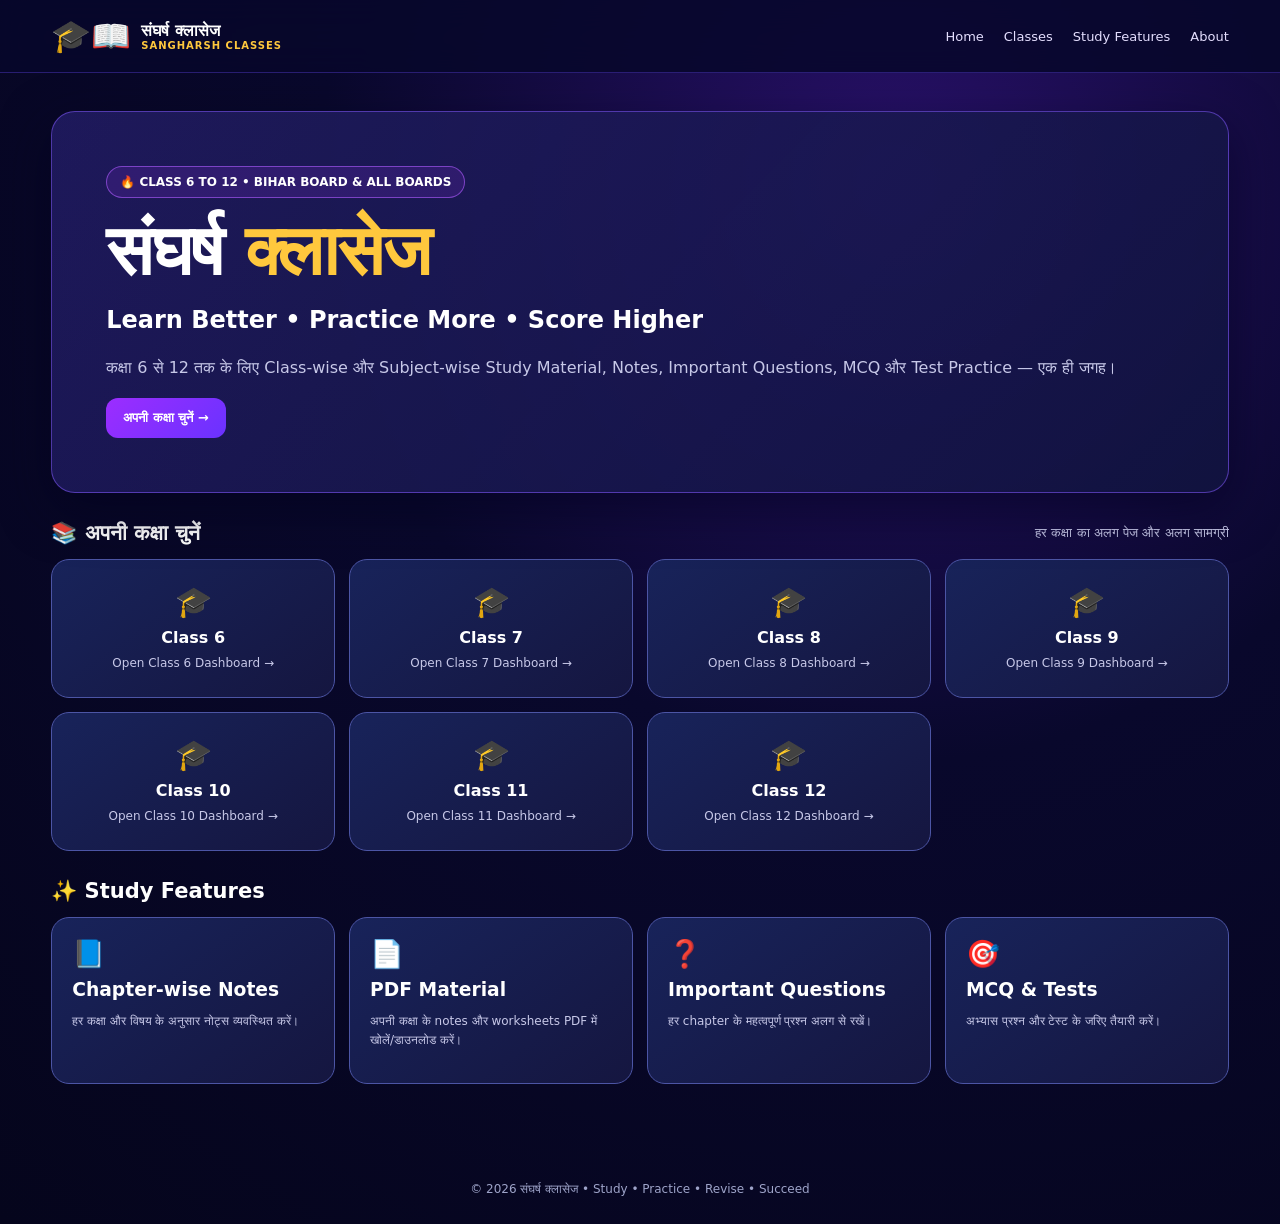
<file: index.html>
<!doctype html>
<html lang="hi"><head><meta charset="utf-8"><meta name="viewport" content="width=device-width,initial-scale=1">
<title>संघर्ष क्लासेज | Home</title><link rel="stylesheet" href="style.css"></head><body>
<nav class="nav"><div class="navin"><a class="brand" href="index.html"><span class="brand-icon">🎓📖</span><span>संघर्ष क्लासेज<small>SANGHARSH CLASSES</small></span></a>
<div class="navlinks"><a href="index.html">Home</a><a href="#classes">Classes</a><a href="#features">Study Features</a><a href="about.html">About</a></div></div></nav>
<main class="wrap">
<section class="hero"><span class="eyebrow">🔥 CLASS 6 TO 12 • BIHAR BOARD & ALL BOARDS</span>
<h1>संघर्ष <span class="gold">क्लासेज</span></h1><h2>Learn Better • Practice More • Score Higher</h2>
<p class="muted">कक्षा 6 से 12 तक के लिए Class-wise और Subject-wise Study Material, Notes, Important Questions, MCQ और Test Practice — एक ही जगह।</p>
<a class="btn" href="#classes">अपनी कक्षा चुनें →</a></section>
<section id="classes"><div class="section-title"><h2>📚 अपनी कक्षा चुनें</h2><small>हर कक्षा का अलग पेज और अलग सामग्री</small></div><div class="class-grid" id="classGrid"></div></section>
<section id="features"><div class="section-title"><h2>✨ Study Features</h2></div><div class="resource-grid">
<article class="resource-card"><div class="emoji">📘</div><h3>Chapter-wise Notes</h3><p>हर कक्षा और विषय के अनुसार नोट्स व्यवस्थित करें।</p></article>
<article class="resource-card"><div class="emoji">📄</div><h3>PDF Material</h3><p>अपनी कक्षा के notes और worksheets PDF में खोलें/डाउनलोड करें।</p></article>
<article class="resource-card"><div class="emoji">❓</div><h3>Important Questions</h3><p>हर chapter के महत्वपूर्ण प्रश्न अलग से रखें।</p></article>
<article class="resource-card"><div class="emoji">🎯</div><h3>MCQ & Tests</h3><p>अभ्यास प्रश्न और टेस्ट के जरिए तैयारी करें।</p></article>
</div></section>
</main><footer>© 2026 संघर्ष क्लासेज • Study • Practice • Revise • Succeed</footer>
<script>
const grid=document.getElementById('classGrid');
for(let n=6;n<=12;n++){const a=document.createElement('a');a.className='class-card';a.href=`class-${n}.html`;a.innerHTML=`<span class="emoji">🎓</span><b>Class ${n}</b><small>Open Class ${n} Dashboard →</small>`;grid.appendChild(a)}
</script></body></html>
</file>
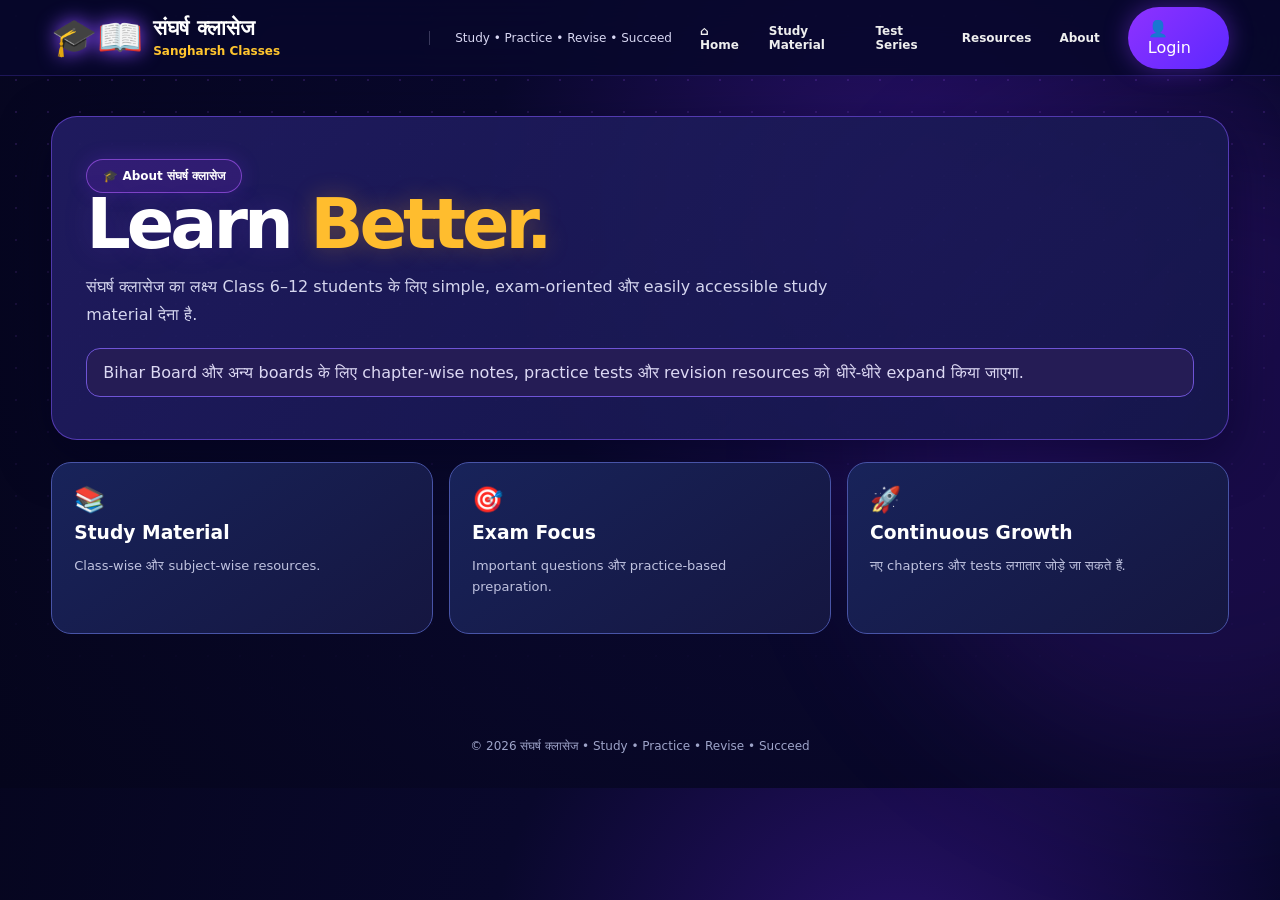
<file: about.html>
<!doctype html><html lang="hi"><head><meta charset="utf-8"><meta name="viewport" content="width=device-width,initial-scale=1"><title>About — संघर्ष क्लासेज</title><style>
:root{--bg:#070827;--bg2:#10104a;--card:#15164c;--line:#5f43db;--purple:#8d35ff;--violet:#b54cff;--cyan:#28cfff;--gold:#ffc83d;--text:#fff;--muted:#c7c8e8}
*{box-sizing:border-box}html{scroll-behavior:smooth}body{margin:0;background:radial-gradient(circle at 70% 25%,#29116b 0,#09082c 38%,#05051c 100%);color:var(--text);font-family:Inter,system-ui,-apple-system,"Segoe UI",sans-serif;overflow-x:hidden}
body:before{content:"";position:fixed;inset:0;pointer-events:none;background-image:radial-gradient(#a95cff30 1px,transparent 1px);background-size:32px 32px;mask-image:linear-gradient(#000,transparent 82%);z-index:-2}
body:after{content:"";position:fixed;width:650px;height:650px;right:-250px;top:120px;border-radius:50%;background:#7d25ff22;filter:blur(80px);z-index:-1;animation:orb 10s ease-in-out infinite}@keyframes orb{50%{transform:translate(-70px,40px) scale(1.15)}}
a{text-decoration:none;color:inherit}button{font:inherit}
.nav{height:76px;position:sticky;top:0;z-index:100;background:#08082bdd;border-bottom:1px solid #6c4dff38;backdrop-filter:blur(18px)}.navin{width:min(1260px,92%);height:100%;margin:auto;display:flex;align-items:center;gap:28px}.brand{display:flex;align-items:center;gap:10px;min-width:350px}.brandmark{font-size:37px;filter:drop-shadow(0 0 10px #8b4cff)}.brand b{font-size:21px;display:block}.brand span{font-size:12px;color:#ffc52e;font-weight:900}.tagline{border-left:1px solid #aaa6c850;padding-left:25px;color:#d9d8f3;font-size:12px;white-space:nowrap}.links{display:flex;align-items:center;gap:28px;margin-left:auto;font-size:12px;font-weight:850;color:#eee}.links a{transition:.2s}.links a:hover{color:#d98cff}.login{padding:12px 20px;border-radius:999px;background:linear-gradient(135deg,#8e32ff,#5c28ff);box-shadow:0 0 25px #8637ff70}
.hero{width:min(1260px,92%);margin:auto;position:relative;min-height:500px;display:grid;grid-template-columns:48% 52%;align-items:center;padding:42px 0 22px}.hero:before{content:"";position:absolute;left:0;right:0;bottom:-40px;height:170px;background:radial-gradient(ellipse at 50% 100%,#7930ff65,transparent 65%);filter:blur(25px);z-index:-1}
.copy{z-index:3}.pill{display:inline-flex;align-items:center;gap:8px;border:1px solid #b05cff99;background:#7d2bcf35;border-radius:999px;padding:9px 16px;font-size:12px;font-weight:900;box-shadow:0 0 20px #8c35ff32}.pill b{font-size:16px}h1{font-size:clamp(50px,6vw,83px);line-height:.91;letter-spacing:-4px;margin:20px 0 10px;text-shadow:0 0 30px #8f42ff25}.gold{color:#ffbd2e;text-shadow:0 0 25px #ffb21d45}.copy h3{font-size:22px;margin:0 0 20px}.copy p{color:#d5d6ef;font-size:14px;line-height:1.8;max-width:580px}.actions{display:flex;gap:14px;margin-top:23px}.btn{padding:14px 20px;border-radius:999px;font-size:13px;font-weight:950;border:1px solid #fff;transition:.25s}.primary{border:0;background:linear-gradient(135deg,#9c2dff,#6a32ff);box-shadow:0 0 30px #8b32ff55}.btn:hover{transform:translateY(-4px);box-shadow:0 12px 35px #8d35ff55}
.visual{position:relative;height:475px}.student{position:absolute;right:4%;bottom:-3%;width:72%;height:92%;border-radius:45% 45% 20% 20%;background:radial-gradient(circle at 50% 25%,#ffe6c7 0 8%,transparent 9%),linear-gradient(145deg,#3a2a67,#171a46 50%,#090b2b);box-shadow:0 0 80px #813dff55;filter:saturate(1.1)}
.student{display:none}
.student-boy{position:absolute;right:3%;bottom:0;width:76%;height:100%;z-index:3}
.boy-glow{position:absolute;inset:5% 5% 0;border-radius:50%;background:radial-gradient(circle,#9c45ff50 0,#5b2dba20 42%,transparent 70%);filter:blur(10px)}
.boy{position:absolute;left:22%;bottom:0;width:58%;height:94%;filter:drop-shadow(0 18px 30px #0008)}
.face{position:absolute;left:24%;top:11%;width:52%;height:30%;border-radius:46% 46% 48% 48%;background:linear-gradient(145deg,#ffd8bb,#c98267);z-index:3;box-shadow:inset -10px -5px 18px #8d4b3b40}
.hair{position:absolute;left:20%;top:5%;width:60%;height:17%;background:#17162a;border-radius:60% 60% 35% 30%;z-index:4;transform:rotate(-4deg);box-shadow:0 4px 8px #0008}
.eye{position:absolute;top:45%;width:7px;height:7px;background:#18131a;border-radius:50%}.e1{left:28%}.e2{right:28%}
.smile{position:absolute;left:40%;top:66%;width:20%;height:8px;border-bottom:3px solid #7c3f3f;border-radius:0 0 50% 50%}
.neck{position:absolute;left:41%;top:38%;width:18%;height:12%;background:#b96f5a;z-index:2}
.shirt{position:absolute;left:7%;top:44%;width:86%;height:50%;border-radius:24% 24% 7% 7%;background:linear-gradient(135deg,#4328a5,#151c58);box-shadow:inset 0 0 30px #9c55ff22;z-index:2;border:1px solid #7955d9}
.shirt-logo{position:absolute;left:43%;top:22%;font-weight:1000;font-size:19px;color:#ffd04c;text-shadow:0 0 12px #ffc52f}
.arm{position:absolute;top:50%;width:18%;height:39%;border-radius:30px;background:linear-gradient(145deg,#d28b72,#8f5548);z-index:1}.arm-left{left:0;transform:rotate(8deg)}.arm-right{right:0;transform:rotate(-8deg)}
.laptop{position:absolute;z-index:5;left:20%;top:66%;width:60%;height:16%;background:#20213d;border:3px solid #8e7cff;border-radius:9px 9px 4px 4px;text-align:center;padding-top:8px;box-shadow:0 0 22px #8b5cff66}
@media(max-width:580px){.student-boy{width:78%;height:92%;right:0}.boy{left:20%;width:60%}}
.student:before{content:"🎓";position:absolute;top:-28px;left:35%;font-size:76px;filter:drop-shadow(0 0 16px #ffc22e)}.student:after{content:"🎒";position:absolute;left:6%;bottom:5%;font-size:95px;transform:rotate(-10deg)}.book{position:absolute;right:30%;bottom:8%;z-index:4;background:#17184b;border:2px solid #7c68ff;border-radius:10px;padding:16px 21px;font-weight:950;box-shadow:0 0 35px #7b46ff80;transform:rotate(-3deg)}.book small{display:block;color:#ffc63b;margin-top:4px}
.subject{position:absolute;z-index:5;padding:11px 16px;border-radius:13px;background:#26205aee;border:1px solid #795aff;box-shadow:0 0 25px #5d40ff65;font-weight:950;animation:float 4s ease-in-out infinite}.s1{left:3%;top:18%;color:#6bdcff}.s2{left:0;top:43%;color:#9df3ff;animation-delay:-1s}.s3{left:10%;bottom:17%;color:#c5a2ff;animation-delay:-2s}.s4{right:0;top:19%;color:#86efc5;animation-delay:-3s}.s5{right:-2%;top:43%;color:#d7b2ff;animation-delay:-1.5s}.s6{right:5%;bottom:16%;color:#a9e9ff;animation-delay:-2.5s}.s7{left:23%;top:4%;color:#ffd36a;animation-delay:-.7s}.s8{right:21%;top:5%;color:#ff9fd8;animation-delay:-2.2s}@keyframes float{50%{transform:translateY(-10px) rotate(1deg)}}
.section{width:min(1260px,92%);margin:0 auto 22px}.glass{background:linear-gradient(135deg,#211c62cc,#15184bd9);border:1px solid #8458ff8a;border-radius:22px;box-shadow:0 15px 50px #02021d80,inset 0 1px #ffffff0d;backdrop-filter:blur(15px)}.classes{padding:18px 26px}.sectionhead{display:flex;justify-content:space-between;align-items:center;margin-bottom:15px}.sectionhead h2{font-size:19px;margin:0}.sectionhead span{font-size:11px;color:#ddd9f4}.classgrid{display:grid;grid-template-columns:repeat(7,1fr);gap:18px}.class{position:relative;overflow:hidden;border-radius:15px;padding:20px 8px;text-align:center;background:linear-gradient(145deg,#3b218c,#192459);border:1px solid #7655e9;transition:.3s}.class:nth-child(2n){background:linear-gradient(145deg,#19366d,#192b5e)}.class:nth-child(3n){background:linear-gradient(145deg,#0f5e69,#183d58)}.class:nth-child(4n){background:linear-gradient(145deg,#74247c,#342060)}.class:nth-child(5n){background:linear-gradient(145deg,#6b4030,#343052)}.class:hover{transform:translateY(-8px) scale(1.03);box-shadow:0 0 28px #8748ff80}.cap{font-size:25px}.class b{display:block;font-size:17px;margin-top:8px}.class small{color:#bfc2df}.selected{box-shadow:0 0 30px #ffc53f80;border-color:#ffc83d!important}.crown{position:absolute;right:8px;top:5px;color:#ffd43d}
.subject-strip{padding:18px 26px}.subject-list{display:flex;flex-wrap:wrap;gap:10px}.subject-list span{padding:10px 15px;border-radius:999px;background:#1a1d55;border:1px solid #6752c9;color:#eeeaff;font-size:11px;font-weight:850;box-shadow:inset 0 1px #ffffff0a;transition:.25s}.subject-list span:hover{transform:translateY(-3px);border-color:#b06cff;box-shadow:0 0 18px #8b45ff45}.features{display:grid;grid-template-columns:repeat(4,1fr);gap:12px;margin-top:18px}.feature{padding:18px 13px;border-radius:17px;background:linear-gradient(145deg,#18235a,#151640);border:1px solid #3e4b9b;transition:.25s}.feature:hover{transform:translateY(-6px);border-color:#9a63ff;box-shadow:0 0 25px #773cff30}.fi{font-size:25px;margin-bottom:8px}.feature b{font-size:12px;display:block}.feature span{font-size:9px;color:#b9bdd9;line-height:1.5}
.stats{padding:18px 28px;display:grid;grid-template-columns:repeat(4,1fr);gap:0;background:linear-gradient(90deg,#6b20b8,#34218e,#6b20b8);border-color:#bd62ff}.stat{text-align:center;border-right:1px solid #ffffff25}.stat:last-child{border:0}.stat b{font-size:25px}.stat span{display:block;color:#e4dff8;font-size:10px;margin-top:3px}
@media(max-width:950px){.brand{min-width:auto}.tagline,.links{display:none}.hero{grid-template-columns:1fr}.visual{height:400px}.classgrid{grid-template-columns:repeat(4,1fr)}.features{grid-template-columns:repeat(2,1fr)}}
@media(max-width:580px){.navin{justify-content:space-between}.brand b{font-size:16px}.brand span{font-size:9px}.login{padding:9px 13px}.hero{padding-top:35px}.hero h1{font-size:50px}.copy h3{font-size:18px}.copy p{font-size:12px}.actions{flex-direction:column}.visual{height:340px}.student{width:72%;height:85%}.subject{font-size:9px;padding:8px 10px}.s1{left:0}.s2{left:0}.s3{left:4%}.s4{right:0}.s5{right:-1%}.s6{right:2%}.book{right:28%;padding:11px 13px;font-size:10px}.classgrid{grid-template-columns:repeat(2,1fr)}.features{grid-template-columns:repeat(2,1fr)}.stats{grid-template-columns:repeat(2,1fr);gap:15px}.stat{border:0}.classes{padding:15px}.sectionhead h2{font-size:16px}.sectionhead span{display:none}}

.pagewrap{width:min(1200px,92%);margin:40px auto 70px}
.pagehero{padding:42px 34px;border-radius:26px;background:linear-gradient(135deg,#211c62ee,#15184bde);border:1px solid #8458ff8a;box-shadow:0 15px 50px #02021d80}
.pagehero h1{font-size:clamp(40px,6vw,70px);margin:0 0 12px}.pagehero p{max-width:760px;color:#d5d6ef;line-height:1.8}
.grid{display:grid;grid-template-columns:repeat(3,1fr);gap:16px;margin-top:22px}.card{padding:22px;border-radius:20px;background:linear-gradient(145deg,#18235a,#151640);border:1px solid #4854a7;transition:.25s}.card:hover{transform:translateY(-6px);border-color:#a46bff;box-shadow:0 0 28px #773cff35}.card h3{margin:8px 0}.card p{color:#bfc2df;font-size:13px;line-height:1.6}.card .btn{display:inline-block;margin-top:10px}
.filterbar{display:flex;gap:10px;flex-wrap:wrap;margin:22px 0}.filterbar button{padding:10px 14px;border-radius:999px;border:1px solid #6752c9;background:#1a1d55;color:#fff;cursor:pointer}.filterbar button.active{background:#7b35df;border-color:#c17cff}
.form{max-width:520px;margin:24px auto}.field{margin:14px 0}.field label{display:block;font-size:12px;font-weight:800;margin-bottom:7px}.field input{width:100%;padding:14px;border-radius:12px;border:1px solid #5c55a0;background:#0d1034;color:#fff;outline:none}.field input:focus{border-color:#b06cff;box-shadow:0 0 18px #8b45ff30}
.notice{padding:14px 16px;border-radius:14px;background:#251c55;border:1px solid #6f54d6;color:#ddd9f4;margin-top:18px}
.quiz-question{padding:20px;margin:16px 0;border-radius:18px;background:#171947;border:1px solid #454da0}.quiz-question h3{font-size:15px}.option{display:block;margin:9px 0;padding:11px 12px;border:1px solid #41488d;border-radius:10px;cursor:pointer}.option:hover{border-color:#a46bff;background:#211d59}.score{font-size:22px;font-weight:900;margin-top:18px;color:#ffd05a}
footer{padding:35px 20px;text-align:center;color:#9ea4c9;font-size:12px}
@media(max-width:800px){.grid{grid-template-columns:1fr 1fr}}@media(max-width:580px){.grid{grid-template-columns:1fr}.pagehero{padding:28px 20px}}
</style></head><body><nav class="nav"><div class="navin"><a class="brand" href="index.html"><div class="brandmark">🎓📖</div><div><b>संघर्ष क्लासेज</b><span>Sangharsh Classes</span></div></a><div class="tagline">Study • Practice • Revise • Succeed</div><div class="links"><a href="index.html">⌂ Home</a><a href="study-material.html">Study Material</a><a href="test-series.html">Test Series</a><a href="resources.html">Resources</a><a href="about.html">About</a></div><a class="login" href="login.html" data-auth-link>👤 Login</a></div></nav><main class="pagewrap"><section class="pagehero"><div class="pill">🎓 About संघर्ष क्लासेज</div><h1>Learn <span class="gold">Better.</span></h1><p>संघर्ष क्लासेज का लक्ष्य Class 6–12 students के लिए simple, exam-oriented और easily accessible study material देना है.</p><div class="notice">Bihar Board और अन्य boards के लिए chapter-wise notes, practice tests और revision resources को धीरे-धीरे expand किया जाएगा.</div></section><section class="grid"><div class="card"><div class="fi">📚</div><h3>Study Material</h3><p>Class-wise और subject-wise resources.</p></div><div class="card"><div class="fi">🎯</div><h3>Exam Focus</h3><p>Important questions और practice-based preparation.</p></div><div class="card"><div class="fi">🚀</div><h3>Continuous Growth</h3><p>नए chapters और tests लगातार जोड़े जा सकते हैं.</p></div></section></main><footer>© 2026 संघर्ष क्लासेज • Study • Practice • Revise • Succeed</footer><script src="auth.js"></script></body></html>
</file>
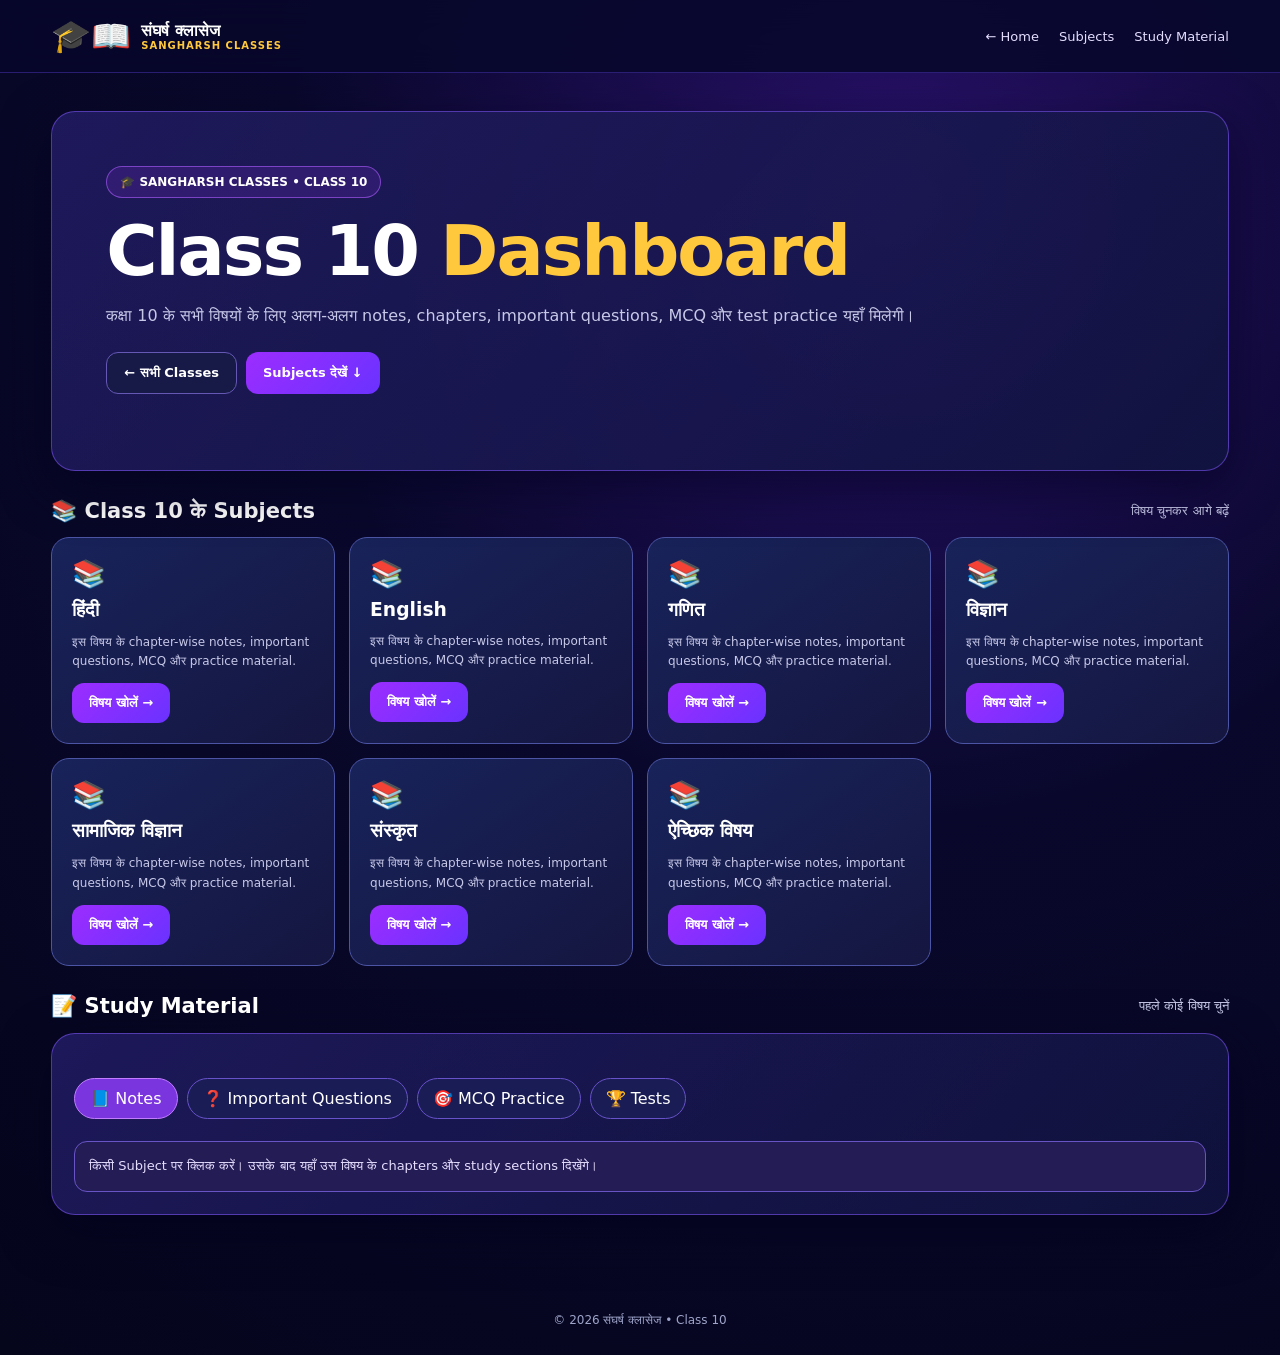
<file: class-10.html>
<!doctype html>
<html lang="hi"><head><meta charset="utf-8"><meta name="viewport" content="width=device-width,initial-scale=1">
<title>Class 10 | संघर्ष क्लासेज</title><link rel="stylesheet" href="style.css"></head><body>
<nav class="nav"><div class="navin"><a class="brand" href="index.html"><span class="brand-icon">🎓📖</span><span>संघर्ष क्लासेज<small>SANGHARSH CLASSES</small></span></a><div class="navlinks"><a href="index.html">← Home</a><a href="#subjects">Subjects</a><a href="#study">Study Material</a></div></div></nav>
<main class="wrap"><section class="hero"><span class="eyebrow">🎓 SANGHARSH CLASSES • CLASS 10</span>
<h1>Class 10 <span class="gold">Dashboard</span></h1><p class="muted">कक्षा 10 के सभी विषयों के लिए अलग-अलग notes, chapters, important questions, MCQ और test practice यहाँ मिलेगी।</p>
<div class="toolbar"><a class="btn secondary" href="index.html">← सभी Classes</a><a class="btn" href="#subjects">Subjects देखें ↓</a></div></section>
<section id="subjects"><div class="section-title"><h2>📚 Class 10 के Subjects</h2><small>विषय चुनकर आगे बढ़ें</small></div><div class="subject-grid"><article class="subject-card"><div class="emoji">📚</div><h3>हिंदी</h3><p>इस विषय के chapter-wise notes, important questions, MCQ और practice material.</p><button class="btn" onclick="selectSubject(0)">विषय खोलें →</button></article>
<article class="subject-card"><div class="emoji">📚</div><h3>English</h3><p>इस विषय के chapter-wise notes, important questions, MCQ और practice material.</p><button class="btn" onclick="selectSubject(1)">विषय खोलें →</button></article>
<article class="subject-card"><div class="emoji">📚</div><h3>गणित</h3><p>इस विषय के chapter-wise notes, important questions, MCQ और practice material.</p><button class="btn" onclick="selectSubject(2)">विषय खोलें →</button></article>
<article class="subject-card"><div class="emoji">📚</div><h3>विज्ञान</h3><p>इस विषय के chapter-wise notes, important questions, MCQ और practice material.</p><button class="btn" onclick="selectSubject(3)">विषय खोलें →</button></article>
<article class="subject-card"><div class="emoji">📚</div><h3>सामाजिक विज्ञान</h3><p>इस विषय के chapter-wise notes, important questions, MCQ और practice material.</p><button class="btn" onclick="selectSubject(4)">विषय खोलें →</button></article>
<article class="subject-card"><div class="emoji">📚</div><h3>संस्कृत</h3><p>इस विषय के chapter-wise notes, important questions, MCQ और practice material.</p><button class="btn" onclick="selectSubject(5)">विषय खोलें →</button></article>
<article class="subject-card"><div class="emoji">📚</div><h3>ऐच्छिक विषय</h3><p>इस विषय के chapter-wise notes, important questions, MCQ और practice material.</p><button class="btn" onclick="selectSubject(6)">विषय खोलें →</button></article></div></section>
<section id="study"><div class="section-title"><h2>📝 Study Material</h2><small id="chosenSubject">पहले कोई विषय चुनें</small></div>
<div class="panel content-panel"><div class="toolbar"><button class="tab active" data-tab="notes">📘 Notes</button><button class="tab" data-tab="questions">❓ Important Questions</button><button class="tab" data-tab="mcq">🎯 MCQ Practice</button><button class="tab" data-tab="tests">🏆 Tests</button></div>
<div id="materialContent"><div class="notice">किसी Subject पर क्लिक करें। उसके बाद यहाँ उस विषय के chapters और study sections दिखेंगे।</div></div></div></section>
</main><footer>© 2026 संघर्ष क्लासेज • Class 10</footer>
<script>
const subjects=['हिंदी', 'English', 'गणित', 'विज्ञान', 'सामाजिक विज्ञान', 'संस्कृत', 'ऐच्छिक विषय'];
let activeSubject="";
function selectSubject(i){activeSubject=subjects[i];document.getElementById('chosenSubject').textContent=activeSubject;renderTab('notes');document.getElementById('study').scrollIntoView({behavior:'smooth'})}
function renderTab(tab){
 const area=document.getElementById('materialContent');
 if(!activeSubject){area.innerHTML='<div class="notice">पहले ऊपर से कोई Subject चुनें।</div>';return}
 const labels={notes:'Chapter-wise Notes',questions:'Important Questions',mcq:'MCQ Practice',tests:'Chapter & Full Tests'};
 const messages={
 notes:'यहाँ '+activeSubject+' के chapter-wise notes और PDF links जोड़े जा सकते हैं।',
 questions:'यहाँ '+activeSubject+' के chapter-wise महत्वपूर्ण प्रश्न जोड़े जा सकते हैं।',
 mcq:'यहाँ '+activeSubject+' के objective questions और answers जोड़े जा सकते हैं।',
 tests:'यहाँ '+activeSubject+' के chapter test और full syllabus test जोड़े जा सकते हैं।'
 };
 area.innerHTML='<h3>'+labels[tab]+' — '+activeSubject+'</h3><div class="notice">'+messages[tab]+'<br><br>अभी इस section में वास्तविक सामग्री upload करनी बाकी है।</div>';
}
document.querySelectorAll('[data-tab]').forEach(b=>b.addEventListener('click',()=>{document.querySelectorAll('[data-tab]').forEach(x=>x.classList.remove('active'));b.classList.add('active');renderTab(b.dataset.tab)}));
</script></body></html>
</file>
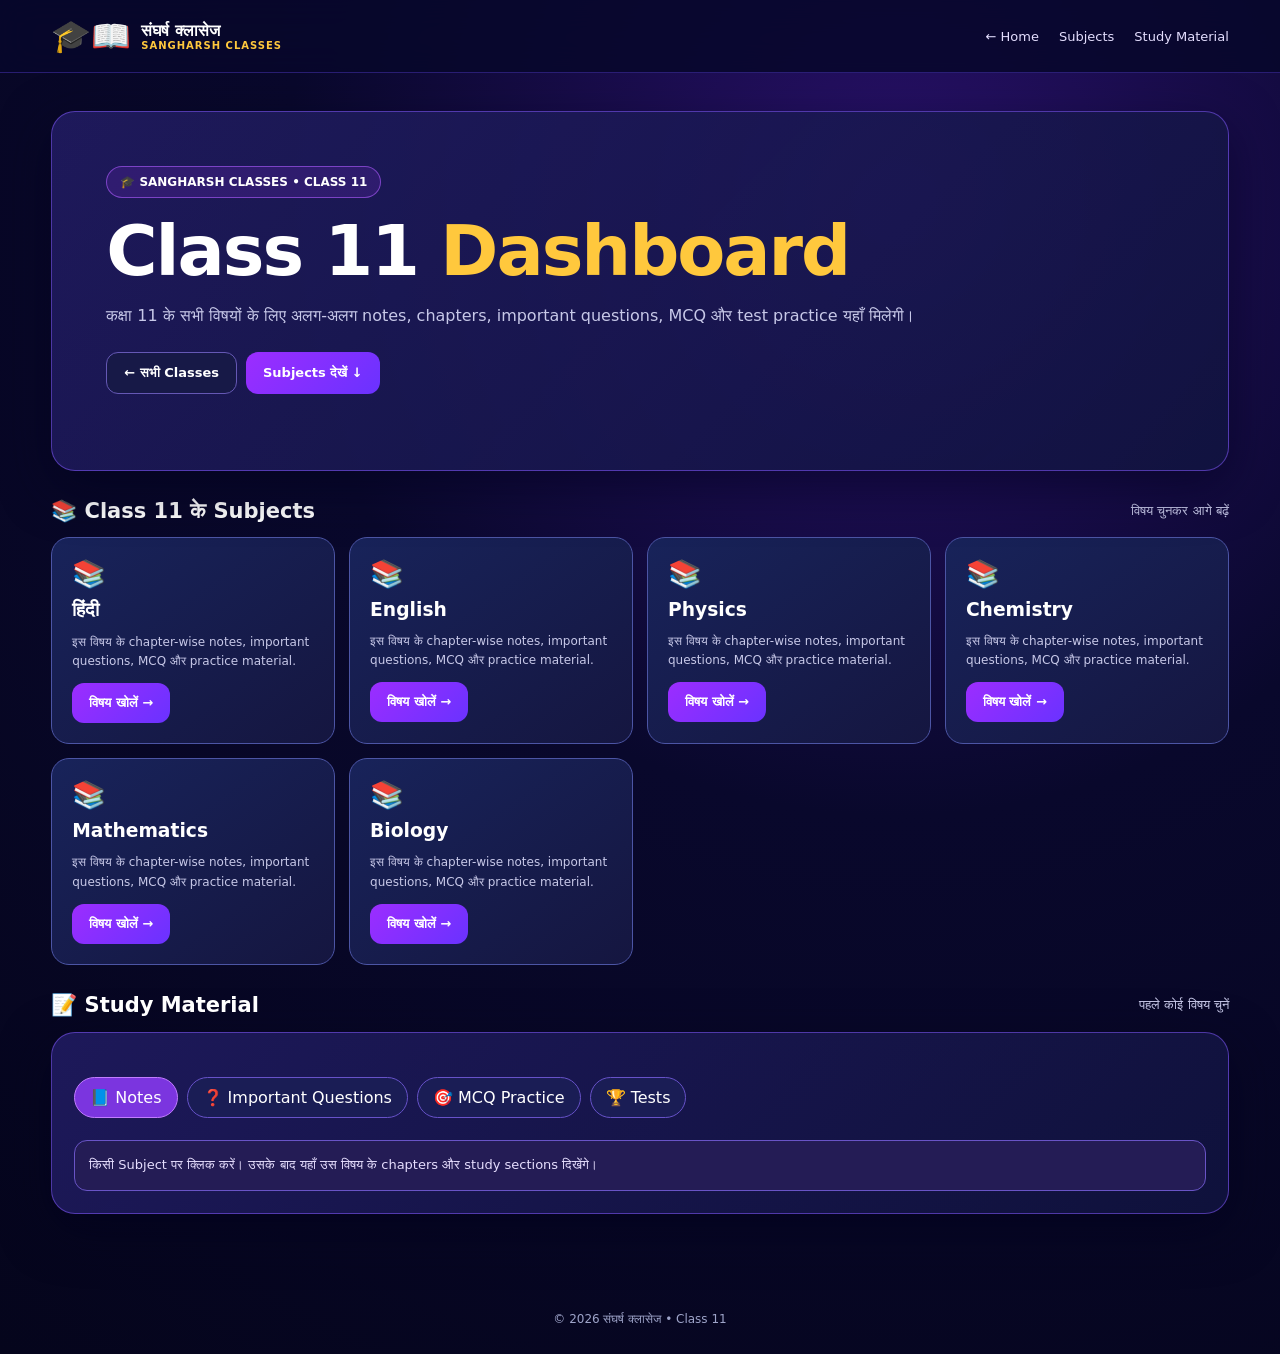
<file: class-11.html>
<!doctype html>
<html lang="hi"><head><meta charset="utf-8"><meta name="viewport" content="width=device-width,initial-scale=1">
<title>Class 11 | संघर्ष क्लासेज</title><link rel="stylesheet" href="style.css"></head><body>
<nav class="nav"><div class="navin"><a class="brand" href="index.html"><span class="brand-icon">🎓📖</span><span>संघर्ष क्लासेज<small>SANGHARSH CLASSES</small></span></a><div class="navlinks"><a href="index.html">← Home</a><a href="#subjects">Subjects</a><a href="#study">Study Material</a></div></div></nav>
<main class="wrap"><section class="hero"><span class="eyebrow">🎓 SANGHARSH CLASSES • CLASS 11</span>
<h1>Class 11 <span class="gold">Dashboard</span></h1><p class="muted">कक्षा 11 के सभी विषयों के लिए अलग-अलग notes, chapters, important questions, MCQ और test practice यहाँ मिलेगी।</p>
<div class="toolbar"><a class="btn secondary" href="index.html">← सभी Classes</a><a class="btn" href="#subjects">Subjects देखें ↓</a></div></section>
<section id="subjects"><div class="section-title"><h2>📚 Class 11 के Subjects</h2><small>विषय चुनकर आगे बढ़ें</small></div><div class="subject-grid"><article class="subject-card"><div class="emoji">📚</div><h3>हिंदी</h3><p>इस विषय के chapter-wise notes, important questions, MCQ और practice material.</p><button class="btn" onclick="selectSubject(0)">विषय खोलें →</button></article>
<article class="subject-card"><div class="emoji">📚</div><h3>English</h3><p>इस विषय के chapter-wise notes, important questions, MCQ और practice material.</p><button class="btn" onclick="selectSubject(1)">विषय खोलें →</button></article>
<article class="subject-card"><div class="emoji">📚</div><h3>Physics</h3><p>इस विषय के chapter-wise notes, important questions, MCQ और practice material.</p><button class="btn" onclick="selectSubject(2)">विषय खोलें →</button></article>
<article class="subject-card"><div class="emoji">📚</div><h3>Chemistry</h3><p>इस विषय के chapter-wise notes, important questions, MCQ और practice material.</p><button class="btn" onclick="selectSubject(3)">विषय खोलें →</button></article>
<article class="subject-card"><div class="emoji">📚</div><h3>Mathematics</h3><p>इस विषय के chapter-wise notes, important questions, MCQ और practice material.</p><button class="btn" onclick="selectSubject(4)">विषय खोलें →</button></article>
<article class="subject-card"><div class="emoji">📚</div><h3>Biology</h3><p>इस विषय के chapter-wise notes, important questions, MCQ और practice material.</p><button class="btn" onclick="selectSubject(5)">विषय खोलें →</button></article></div></section>
<section id="study"><div class="section-title"><h2>📝 Study Material</h2><small id="chosenSubject">पहले कोई विषय चुनें</small></div>
<div class="panel content-panel"><div class="toolbar"><button class="tab active" data-tab="notes">📘 Notes</button><button class="tab" data-tab="questions">❓ Important Questions</button><button class="tab" data-tab="mcq">🎯 MCQ Practice</button><button class="tab" data-tab="tests">🏆 Tests</button></div>
<div id="materialContent"><div class="notice">किसी Subject पर क्लिक करें। उसके बाद यहाँ उस विषय के chapters और study sections दिखेंगे।</div></div></div></section>
</main><footer>© 2026 संघर्ष क्लासेज • Class 11</footer>
<script>
const subjects=['हिंदी', 'English', 'Physics', 'Chemistry', 'Mathematics', 'Biology'];
let activeSubject="";
function selectSubject(i){activeSubject=subjects[i];document.getElementById('chosenSubject').textContent=activeSubject;renderTab('notes');document.getElementById('study').scrollIntoView({behavior:'smooth'})}
function renderTab(tab){
 const area=document.getElementById('materialContent');
 if(!activeSubject){area.innerHTML='<div class="notice">पहले ऊपर से कोई Subject चुनें।</div>';return}
 const labels={notes:'Chapter-wise Notes',questions:'Important Questions',mcq:'MCQ Practice',tests:'Chapter & Full Tests'};
 const messages={
 notes:'यहाँ '+activeSubject+' के chapter-wise notes और PDF links जोड़े जा सकते हैं।',
 questions:'यहाँ '+activeSubject+' के chapter-wise महत्वपूर्ण प्रश्न जोड़े जा सकते हैं।',
 mcq:'यहाँ '+activeSubject+' के objective questions और answers जोड़े जा सकते हैं।',
 tests:'यहाँ '+activeSubject+' के chapter test और full syllabus test जोड़े जा सकते हैं।'
 };
 area.innerHTML='<h3>'+labels[tab]+' — '+activeSubject+'</h3><div class="notice">'+messages[tab]+'<br><br>अभी इस section में वास्तविक सामग्री upload करनी बाकी है।</div>';
}
document.querySelectorAll('[data-tab]').forEach(b=>b.addEventListener('click',()=>{document.querySelectorAll('[data-tab]').forEach(x=>x.classList.remove('active'));b.classList.add('active');renderTab(b.dataset.tab)}));
</script></body></html>
</file>
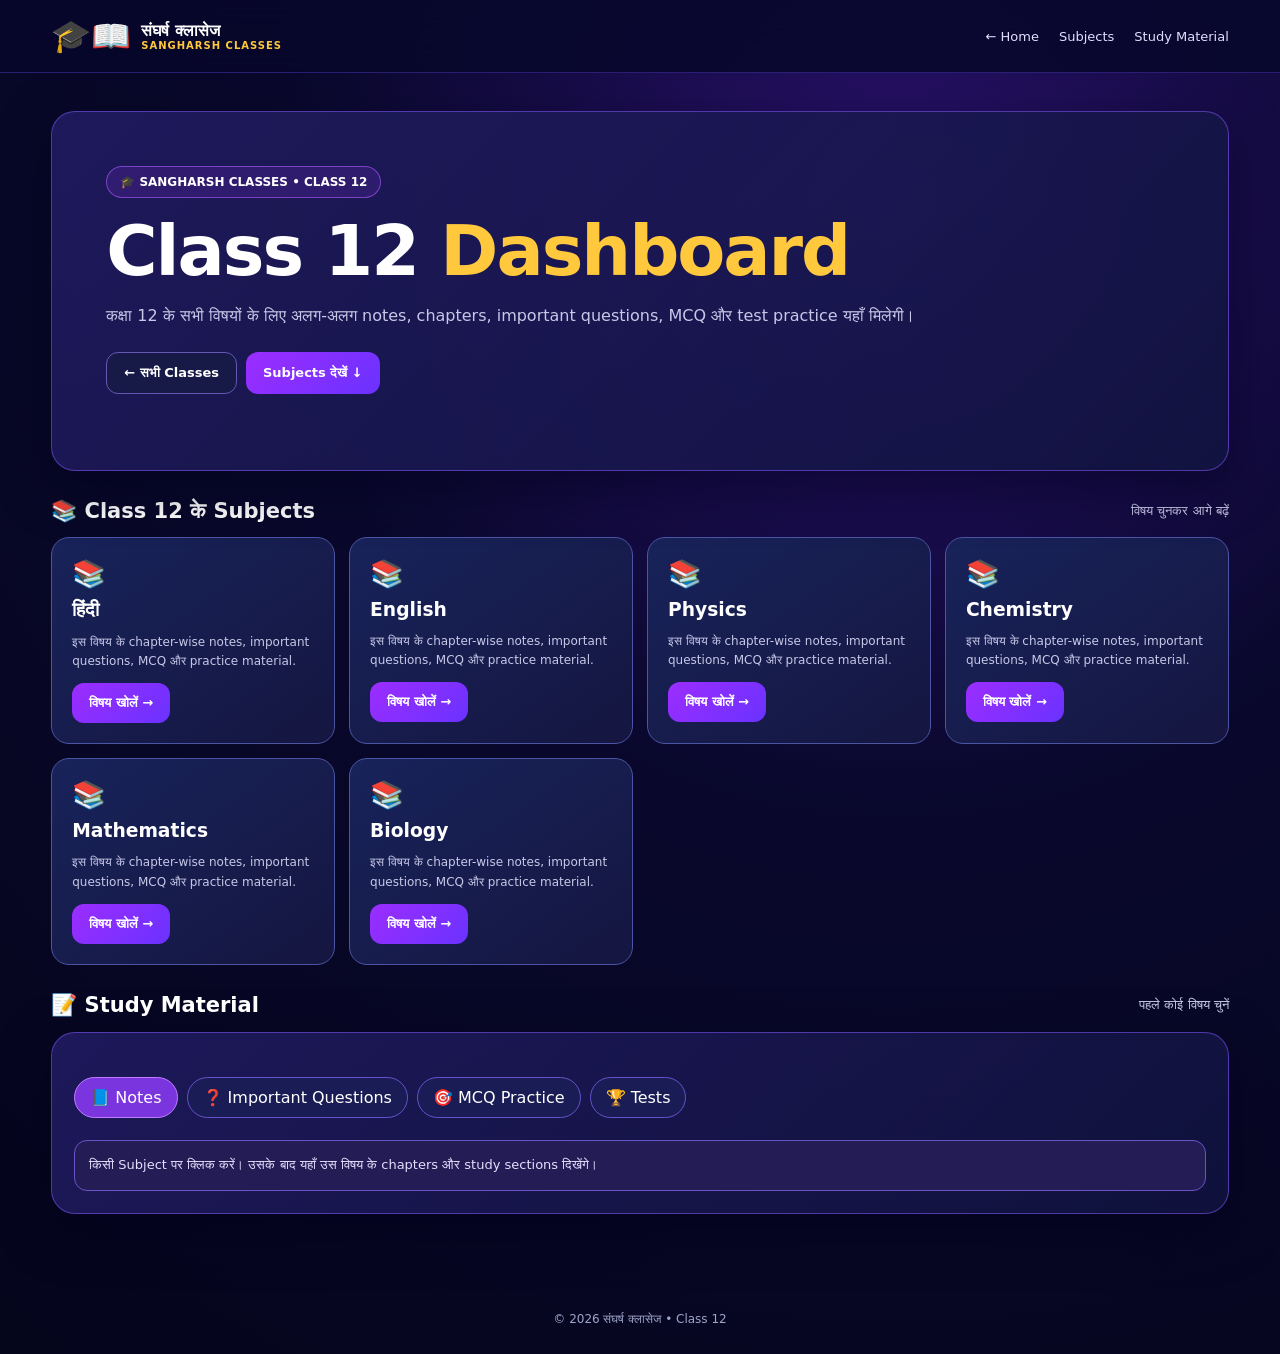
<file: class-12.html>
<!doctype html>
<html lang="hi"><head><meta charset="utf-8"><meta name="viewport" content="width=device-width,initial-scale=1">
<title>Class 12 | संघर्ष क्लासेज</title><link rel="stylesheet" href="style.css"></head><body>
<nav class="nav"><div class="navin"><a class="brand" href="index.html"><span class="brand-icon">🎓📖</span><span>संघर्ष क्लासेज<small>SANGHARSH CLASSES</small></span></a><div class="navlinks"><a href="index.html">← Home</a><a href="#subjects">Subjects</a><a href="#study">Study Material</a></div></div></nav>
<main class="wrap"><section class="hero"><span class="eyebrow">🎓 SANGHARSH CLASSES • CLASS 12</span>
<h1>Class 12 <span class="gold">Dashboard</span></h1><p class="muted">कक्षा 12 के सभी विषयों के लिए अलग-अलग notes, chapters, important questions, MCQ और test practice यहाँ मिलेगी।</p>
<div class="toolbar"><a class="btn secondary" href="index.html">← सभी Classes</a><a class="btn" href="#subjects">Subjects देखें ↓</a></div></section>
<section id="subjects"><div class="section-title"><h2>📚 Class 12 के Subjects</h2><small>विषय चुनकर आगे बढ़ें</small></div><div class="subject-grid"><article class="subject-card"><div class="emoji">📚</div><h3>हिंदी</h3><p>इस विषय के chapter-wise notes, important questions, MCQ और practice material.</p><button class="btn" onclick="selectSubject(0)">विषय खोलें →</button></article>
<article class="subject-card"><div class="emoji">📚</div><h3>English</h3><p>इस विषय के chapter-wise notes, important questions, MCQ और practice material.</p><button class="btn" onclick="selectSubject(1)">विषय खोलें →</button></article>
<article class="subject-card"><div class="emoji">📚</div><h3>Physics</h3><p>इस विषय के chapter-wise notes, important questions, MCQ और practice material.</p><button class="btn" onclick="selectSubject(2)">विषय खोलें →</button></article>
<article class="subject-card"><div class="emoji">📚</div><h3>Chemistry</h3><p>इस विषय के chapter-wise notes, important questions, MCQ और practice material.</p><button class="btn" onclick="selectSubject(3)">विषय खोलें →</button></article>
<article class="subject-card"><div class="emoji">📚</div><h3>Mathematics</h3><p>इस विषय के chapter-wise notes, important questions, MCQ और practice material.</p><button class="btn" onclick="selectSubject(4)">विषय खोलें →</button></article>
<article class="subject-card"><div class="emoji">📚</div><h3>Biology</h3><p>इस विषय के chapter-wise notes, important questions, MCQ और practice material.</p><button class="btn" onclick="selectSubject(5)">विषय खोलें →</button></article></div></section>
<section id="study"><div class="section-title"><h2>📝 Study Material</h2><small id="chosenSubject">पहले कोई विषय चुनें</small></div>
<div class="panel content-panel"><div class="toolbar"><button class="tab active" data-tab="notes">📘 Notes</button><button class="tab" data-tab="questions">❓ Important Questions</button><button class="tab" data-tab="mcq">🎯 MCQ Practice</button><button class="tab" data-tab="tests">🏆 Tests</button></div>
<div id="materialContent"><div class="notice">किसी Subject पर क्लिक करें। उसके बाद यहाँ उस विषय के chapters और study sections दिखेंगे।</div></div></div></section>
</main><footer>© 2026 संघर्ष क्लासेज • Class 12</footer>
<script>
const subjects=['हिंदी', 'English', 'Physics', 'Chemistry', 'Mathematics', 'Biology'];
let activeSubject="";
function selectSubject(i){activeSubject=subjects[i];document.getElementById('chosenSubject').textContent=activeSubject;renderTab('notes');document.getElementById('study').scrollIntoView({behavior:'smooth'})}
function renderTab(tab){
 const area=document.getElementById('materialContent');
 if(!activeSubject){area.innerHTML='<div class="notice">पहले ऊपर से कोई Subject चुनें।</div>';return}
 const labels={notes:'Chapter-wise Notes',questions:'Important Questions',mcq:'MCQ Practice',tests:'Chapter & Full Tests'};
 const messages={
 notes:'यहाँ '+activeSubject+' के chapter-wise notes और PDF links जोड़े जा सकते हैं।',
 questions:'यहाँ '+activeSubject+' के chapter-wise महत्वपूर्ण प्रश्न जोड़े जा सकते हैं।',
 mcq:'यहाँ '+activeSubject+' के objective questions और answers जोड़े जा सकते हैं।',
 tests:'यहाँ '+activeSubject+' के chapter test और full syllabus test जोड़े जा सकते हैं।'
 };
 area.innerHTML='<h3>'+labels[tab]+' — '+activeSubject+'</h3><div class="notice">'+messages[tab]+'<br><br>अभी इस section में वास्तविक सामग्री upload करनी बाकी है।</div>';
}
document.querySelectorAll('[data-tab]').forEach(b=>b.addEventListener('click',()=>{document.querySelectorAll('[data-tab]').forEach(x=>x.classList.remove('active'));b.classList.add('active');renderTab(b.dataset.tab)}));
</script></body></html>
</file>
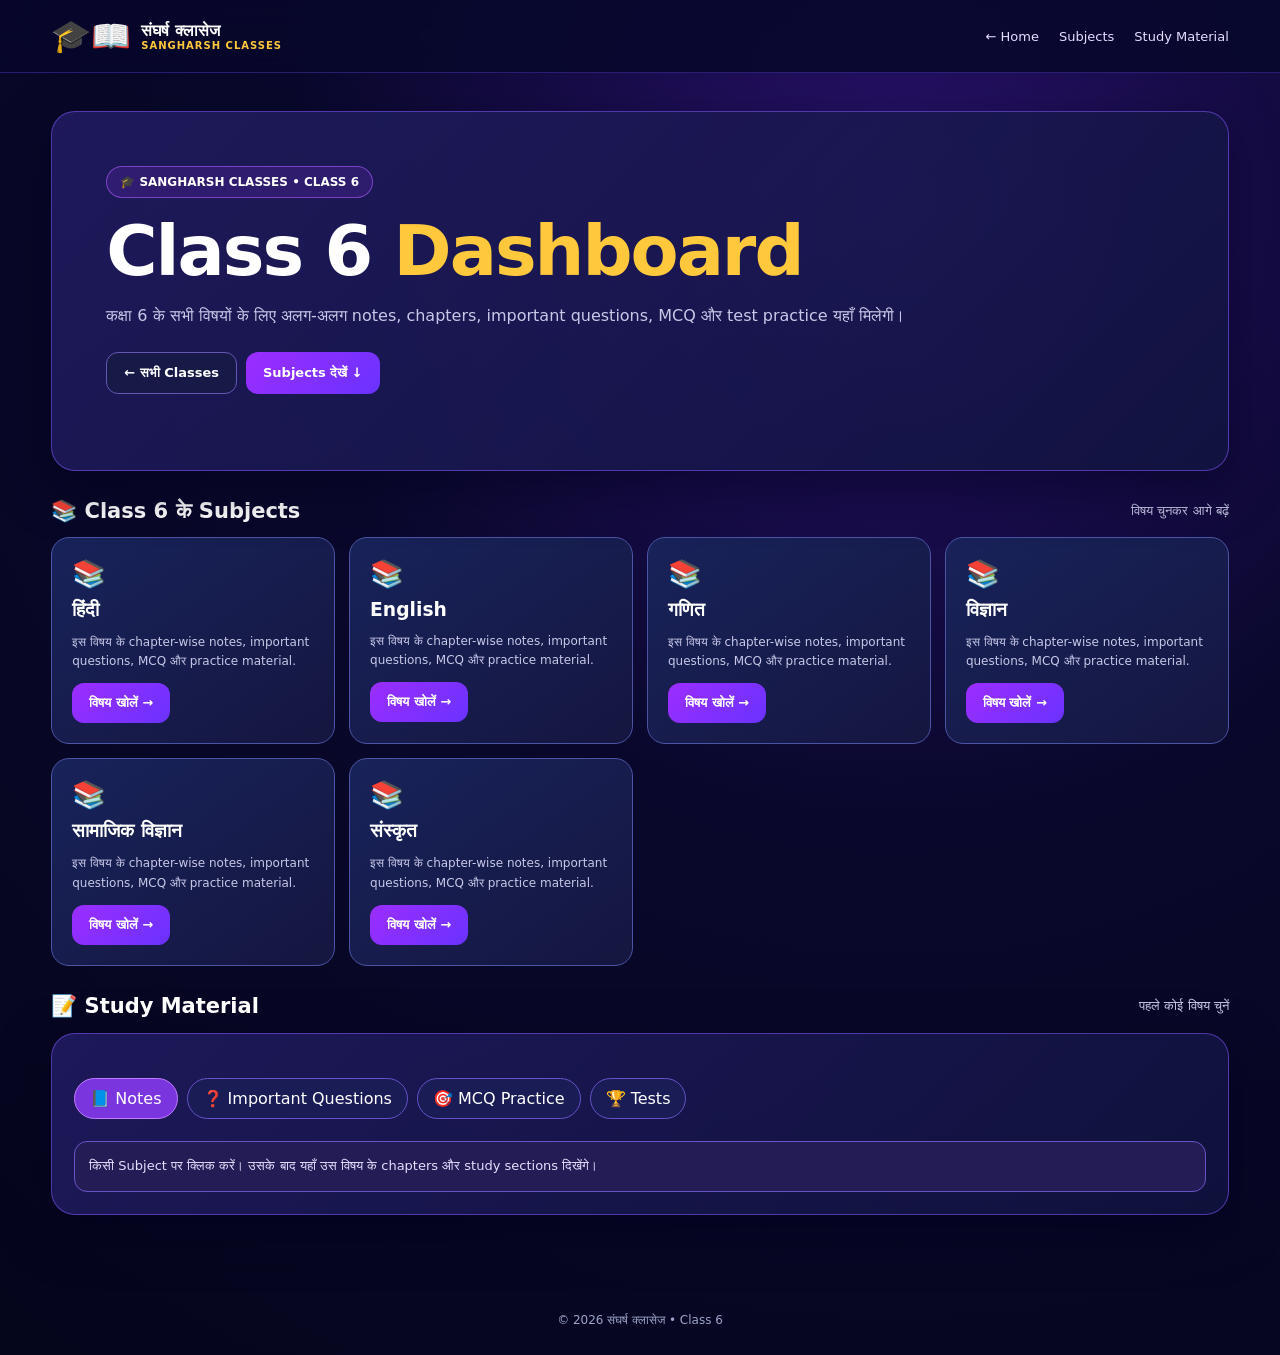
<file: class-6.html>
<!doctype html>
<html lang="hi"><head><meta charset="utf-8"><meta name="viewport" content="width=device-width,initial-scale=1">
<title>Class 6 | संघर्ष क्लासेज</title><link rel="stylesheet" href="style.css"></head><body>
<nav class="nav"><div class="navin"><a class="brand" href="index.html"><span class="brand-icon">🎓📖</span><span>संघर्ष क्लासेज<small>SANGHARSH CLASSES</small></span></a><div class="navlinks"><a href="index.html">← Home</a><a href="#subjects">Subjects</a><a href="#study">Study Material</a></div></div></nav>
<main class="wrap"><section class="hero"><span class="eyebrow">🎓 SANGHARSH CLASSES • CLASS 6</span>
<h1>Class 6 <span class="gold">Dashboard</span></h1><p class="muted">कक्षा 6 के सभी विषयों के लिए अलग-अलग notes, chapters, important questions, MCQ और test practice यहाँ मिलेगी।</p>
<div class="toolbar"><a class="btn secondary" href="index.html">← सभी Classes</a><a class="btn" href="#subjects">Subjects देखें ↓</a></div></section>
<section id="subjects"><div class="section-title"><h2>📚 Class 6 के Subjects</h2><small>विषय चुनकर आगे बढ़ें</small></div><div class="subject-grid"><article class="subject-card"><div class="emoji">📚</div><h3>हिंदी</h3><p>इस विषय के chapter-wise notes, important questions, MCQ और practice material.</p><button class="btn" onclick="selectSubject(0)">विषय खोलें →</button></article>
<article class="subject-card"><div class="emoji">📚</div><h3>English</h3><p>इस विषय के chapter-wise notes, important questions, MCQ और practice material.</p><button class="btn" onclick="selectSubject(1)">विषय खोलें →</button></article>
<article class="subject-card"><div class="emoji">📚</div><h3>गणित</h3><p>इस विषय के chapter-wise notes, important questions, MCQ और practice material.</p><button class="btn" onclick="selectSubject(2)">विषय खोलें →</button></article>
<article class="subject-card"><div class="emoji">📚</div><h3>विज्ञान</h3><p>इस विषय के chapter-wise notes, important questions, MCQ और practice material.</p><button class="btn" onclick="selectSubject(3)">विषय खोलें →</button></article>
<article class="subject-card"><div class="emoji">📚</div><h3>सामाजिक विज्ञान</h3><p>इस विषय के chapter-wise notes, important questions, MCQ और practice material.</p><button class="btn" onclick="selectSubject(4)">विषय खोलें →</button></article>
<article class="subject-card"><div class="emoji">📚</div><h3>संस्कृत</h3><p>इस विषय के chapter-wise notes, important questions, MCQ और practice material.</p><button class="btn" onclick="selectSubject(5)">विषय खोलें →</button></article></div></section>
<section id="study"><div class="section-title"><h2>📝 Study Material</h2><small id="chosenSubject">पहले कोई विषय चुनें</small></div>
<div class="panel content-panel"><div class="toolbar"><button class="tab active" data-tab="notes">📘 Notes</button><button class="tab" data-tab="questions">❓ Important Questions</button><button class="tab" data-tab="mcq">🎯 MCQ Practice</button><button class="tab" data-tab="tests">🏆 Tests</button></div>
<div id="materialContent"><div class="notice">किसी Subject पर क्लिक करें। उसके बाद यहाँ उस विषय के chapters और study sections दिखेंगे।</div></div></div></section>
</main><footer>© 2026 संघर्ष क्लासेज • Class 6</footer>
<script>
const subjects=['हिंदी', 'English', 'गणित', 'विज्ञान', 'सामाजिक विज्ञान', 'संस्कृत'];
let activeSubject="";
function selectSubject(i){activeSubject=subjects[i];document.getElementById('chosenSubject').textContent=activeSubject;renderTab('notes');document.getElementById('study').scrollIntoView({behavior:'smooth'})}
function renderTab(tab){
 const area=document.getElementById('materialContent');
 if(!activeSubject){area.innerHTML='<div class="notice">पहले ऊपर से कोई Subject चुनें।</div>';return}
 const labels={notes:'Chapter-wise Notes',questions:'Important Questions',mcq:'MCQ Practice',tests:'Chapter & Full Tests'};
 const messages={
 notes:'यहाँ '+activeSubject+' के chapter-wise notes और PDF links जोड़े जा सकते हैं।',
 questions:'यहाँ '+activeSubject+' के chapter-wise महत्वपूर्ण प्रश्न जोड़े जा सकते हैं।',
 mcq:'यहाँ '+activeSubject+' के objective questions और answers जोड़े जा सकते हैं।',
 tests:'यहाँ '+activeSubject+' के chapter test और full syllabus test जोड़े जा सकते हैं।'
 };
 area.innerHTML='<h3>'+labels[tab]+' — '+activeSubject+'</h3><div class="notice">'+messages[tab]+'<br><br>अभी इस section में वास्तविक सामग्री upload करनी बाकी है।</div>';
}
document.querySelectorAll('[data-tab]').forEach(b=>b.addEventListener('click',()=>{document.querySelectorAll('[data-tab]').forEach(x=>x.classList.remove('active'));b.classList.add('active');renderTab(b.dataset.tab)}));
</script></body></html>
</file>
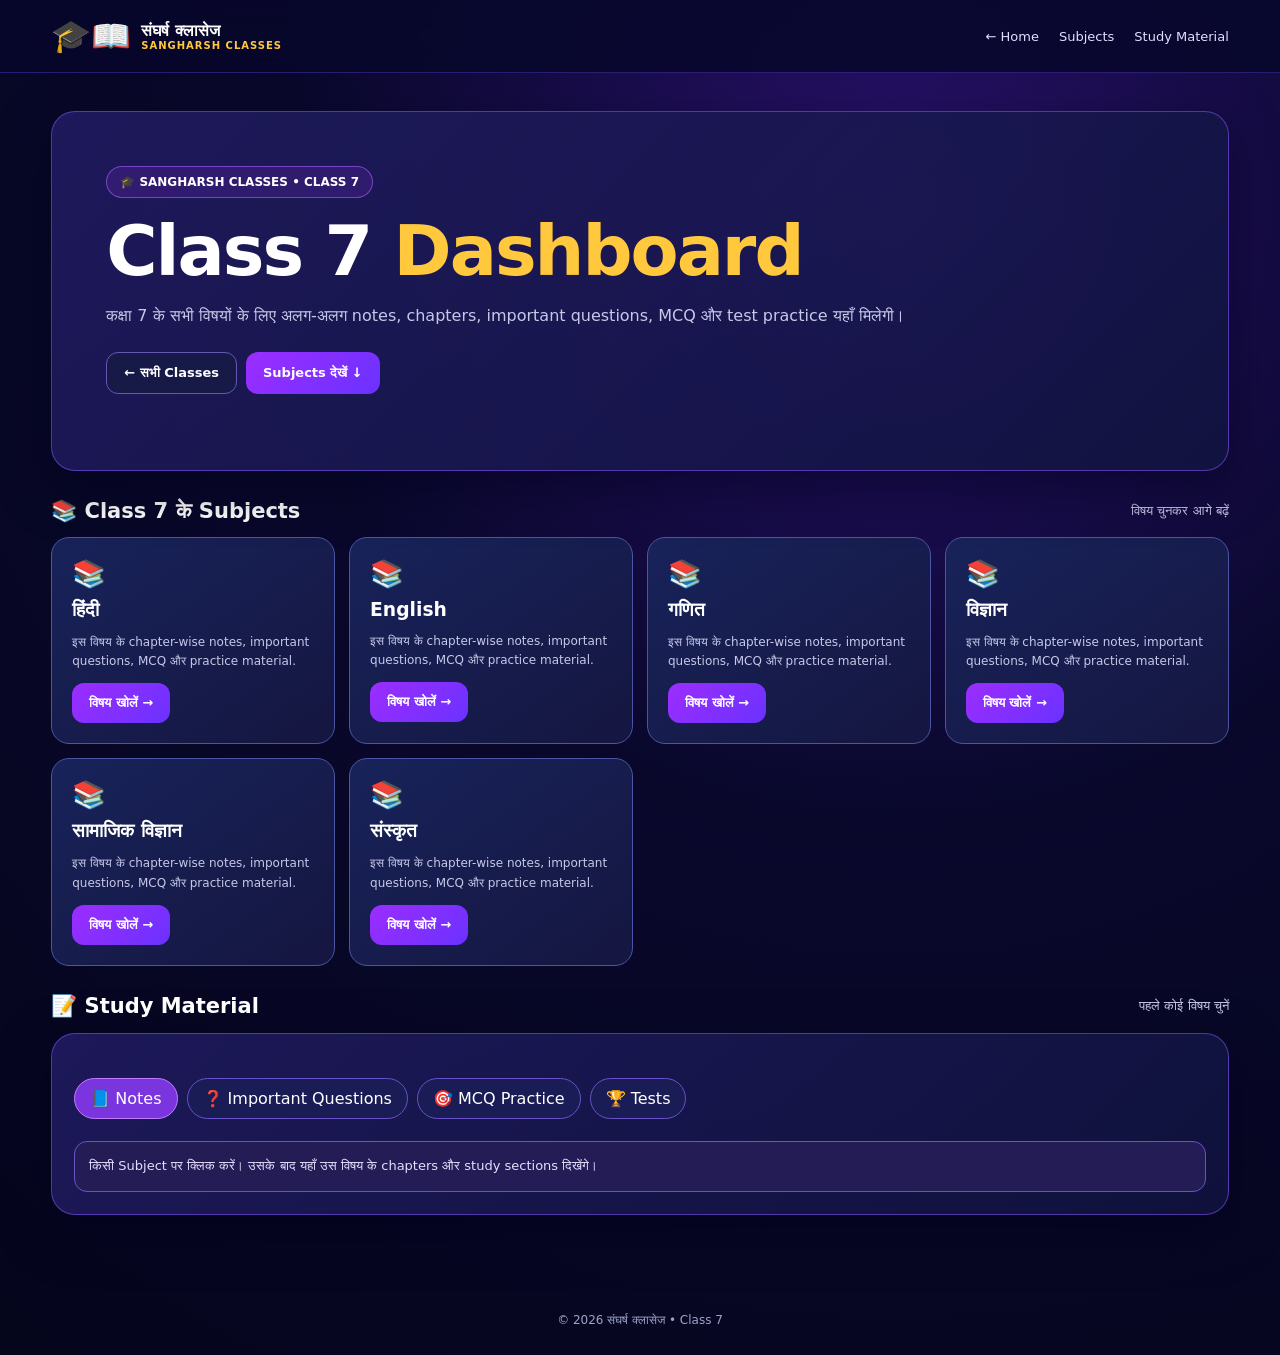
<file: class-7.html>
<!doctype html>
<html lang="hi"><head><meta charset="utf-8"><meta name="viewport" content="width=device-width,initial-scale=1">
<title>Class 7 | संघर्ष क्लासेज</title><link rel="stylesheet" href="style.css"></head><body>
<nav class="nav"><div class="navin"><a class="brand" href="index.html"><span class="brand-icon">🎓📖</span><span>संघर्ष क्लासेज<small>SANGHARSH CLASSES</small></span></a><div class="navlinks"><a href="index.html">← Home</a><a href="#subjects">Subjects</a><a href="#study">Study Material</a></div></div></nav>
<main class="wrap"><section class="hero"><span class="eyebrow">🎓 SANGHARSH CLASSES • CLASS 7</span>
<h1>Class 7 <span class="gold">Dashboard</span></h1><p class="muted">कक्षा 7 के सभी विषयों के लिए अलग-अलग notes, chapters, important questions, MCQ और test practice यहाँ मिलेगी।</p>
<div class="toolbar"><a class="btn secondary" href="index.html">← सभी Classes</a><a class="btn" href="#subjects">Subjects देखें ↓</a></div></section>
<section id="subjects"><div class="section-title"><h2>📚 Class 7 के Subjects</h2><small>विषय चुनकर आगे बढ़ें</small></div><div class="subject-grid"><article class="subject-card"><div class="emoji">📚</div><h3>हिंदी</h3><p>इस विषय के chapter-wise notes, important questions, MCQ और practice material.</p><button class="btn" onclick="selectSubject(0)">विषय खोलें →</button></article>
<article class="subject-card"><div class="emoji">📚</div><h3>English</h3><p>इस विषय के chapter-wise notes, important questions, MCQ और practice material.</p><button class="btn" onclick="selectSubject(1)">विषय खोलें →</button></article>
<article class="subject-card"><div class="emoji">📚</div><h3>गणित</h3><p>इस विषय के chapter-wise notes, important questions, MCQ और practice material.</p><button class="btn" onclick="selectSubject(2)">विषय खोलें →</button></article>
<article class="subject-card"><div class="emoji">📚</div><h3>विज्ञान</h3><p>इस विषय के chapter-wise notes, important questions, MCQ और practice material.</p><button class="btn" onclick="selectSubject(3)">विषय खोलें →</button></article>
<article class="subject-card"><div class="emoji">📚</div><h3>सामाजिक विज्ञान</h3><p>इस विषय के chapter-wise notes, important questions, MCQ और practice material.</p><button class="btn" onclick="selectSubject(4)">विषय खोलें →</button></article>
<article class="subject-card"><div class="emoji">📚</div><h3>संस्कृत</h3><p>इस विषय के chapter-wise notes, important questions, MCQ और practice material.</p><button class="btn" onclick="selectSubject(5)">विषय खोलें →</button></article></div></section>
<section id="study"><div class="section-title"><h2>📝 Study Material</h2><small id="chosenSubject">पहले कोई विषय चुनें</small></div>
<div class="panel content-panel"><div class="toolbar"><button class="tab active" data-tab="notes">📘 Notes</button><button class="tab" data-tab="questions">❓ Important Questions</button><button class="tab" data-tab="mcq">🎯 MCQ Practice</button><button class="tab" data-tab="tests">🏆 Tests</button></div>
<div id="materialContent"><div class="notice">किसी Subject पर क्लिक करें। उसके बाद यहाँ उस विषय के chapters और study sections दिखेंगे।</div></div></div></section>
</main><footer>© 2026 संघर्ष क्लासेज • Class 7</footer>
<script>
const subjects=['हिंदी', 'English', 'गणित', 'विज्ञान', 'सामाजिक विज्ञान', 'संस्कृत'];
let activeSubject="";
function selectSubject(i){activeSubject=subjects[i];document.getElementById('chosenSubject').textContent=activeSubject;renderTab('notes');document.getElementById('study').scrollIntoView({behavior:'smooth'})}
function renderTab(tab){
 const area=document.getElementById('materialContent');
 if(!activeSubject){area.innerHTML='<div class="notice">पहले ऊपर से कोई Subject चुनें।</div>';return}
 const labels={notes:'Chapter-wise Notes',questions:'Important Questions',mcq:'MCQ Practice',tests:'Chapter & Full Tests'};
 const messages={
 notes:'यहाँ '+activeSubject+' के chapter-wise notes और PDF links जोड़े जा सकते हैं।',
 questions:'यहाँ '+activeSubject+' के chapter-wise महत्वपूर्ण प्रश्न जोड़े जा सकते हैं।',
 mcq:'यहाँ '+activeSubject+' के objective questions और answers जोड़े जा सकते हैं।',
 tests:'यहाँ '+activeSubject+' के chapter test और full syllabus test जोड़े जा सकते हैं।'
 };
 area.innerHTML='<h3>'+labels[tab]+' — '+activeSubject+'</h3><div class="notice">'+messages[tab]+'<br><br>अभी इस section में वास्तविक सामग्री upload करनी बाकी है।</div>';
}
document.querySelectorAll('[data-tab]').forEach(b=>b.addEventListener('click',()=>{document.querySelectorAll('[data-tab]').forEach(x=>x.classList.remove('active'));b.classList.add('active');renderTab(b.dataset.tab)}));
</script></body></html>
</file>
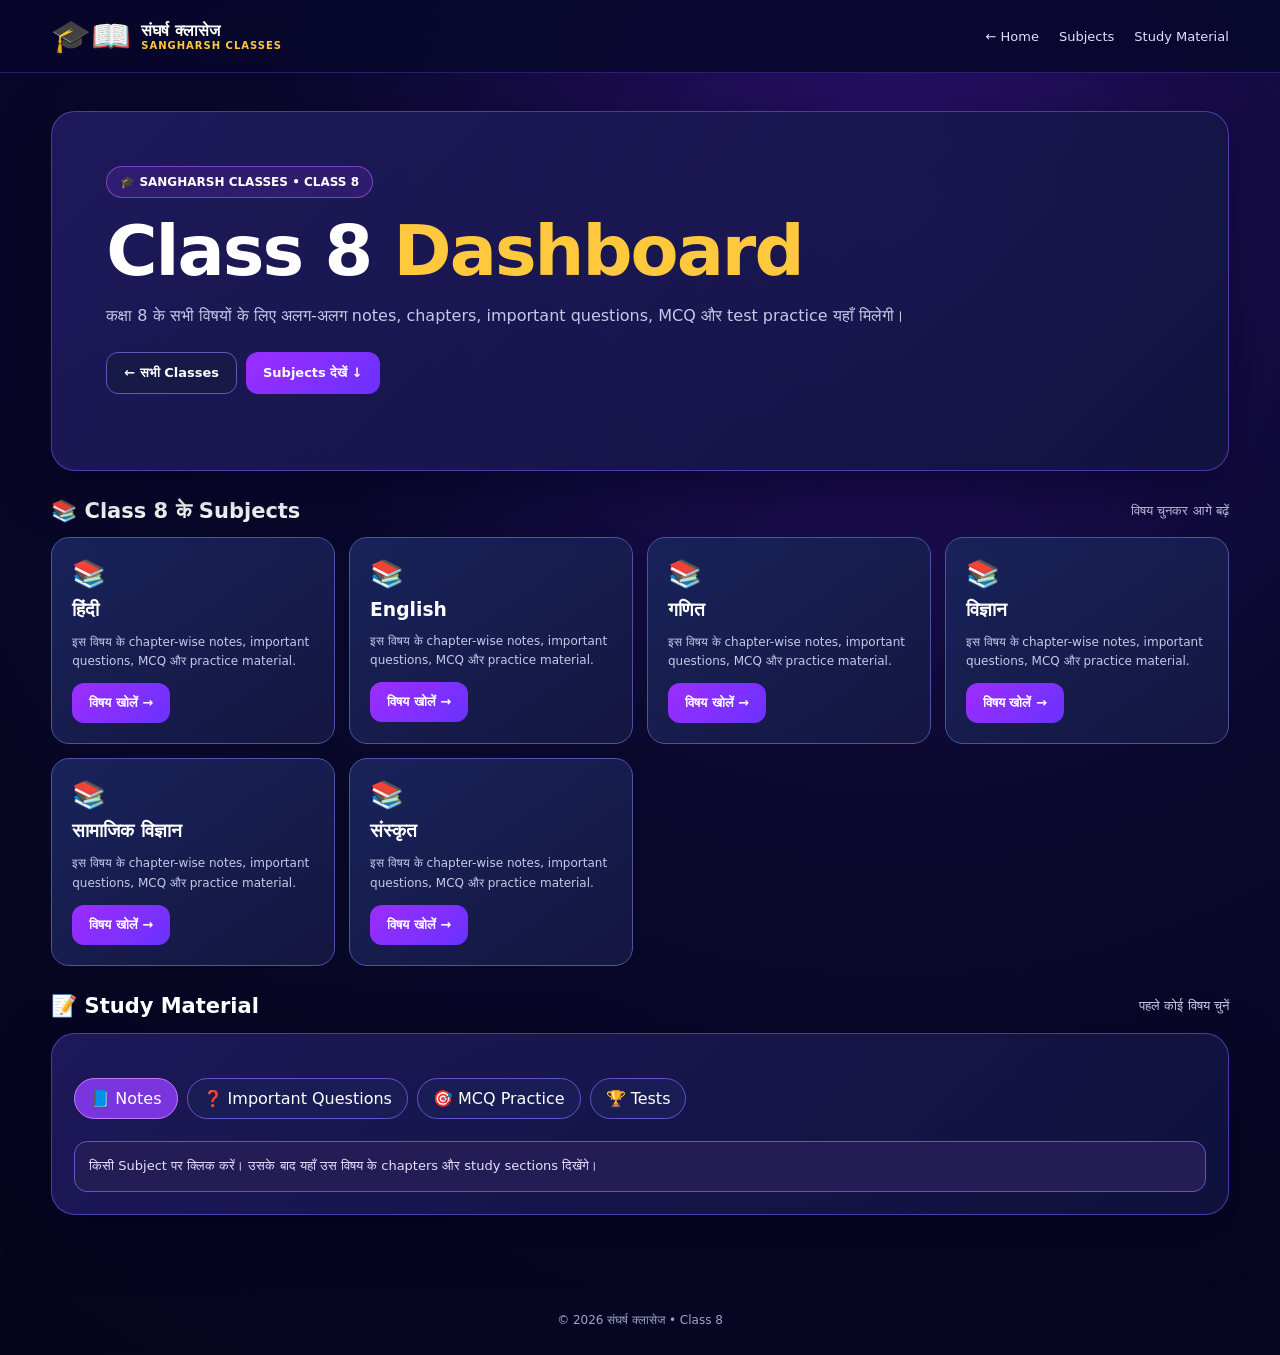
<file: class-8.html>
<!doctype html>
<html lang="hi"><head><meta charset="utf-8"><meta name="viewport" content="width=device-width,initial-scale=1">
<title>Class 8 | संघर्ष क्लासेज</title><link rel="stylesheet" href="style.css"></head><body>
<nav class="nav"><div class="navin"><a class="brand" href="index.html"><span class="brand-icon">🎓📖</span><span>संघर्ष क्लासेज<small>SANGHARSH CLASSES</small></span></a><div class="navlinks"><a href="index.html">← Home</a><a href="#subjects">Subjects</a><a href="#study">Study Material</a></div></div></nav>
<main class="wrap"><section class="hero"><span class="eyebrow">🎓 SANGHARSH CLASSES • CLASS 8</span>
<h1>Class 8 <span class="gold">Dashboard</span></h1><p class="muted">कक्षा 8 के सभी विषयों के लिए अलग-अलग notes, chapters, important questions, MCQ और test practice यहाँ मिलेगी।</p>
<div class="toolbar"><a class="btn secondary" href="index.html">← सभी Classes</a><a class="btn" href="#subjects">Subjects देखें ↓</a></div></section>
<section id="subjects"><div class="section-title"><h2>📚 Class 8 के Subjects</h2><small>विषय चुनकर आगे बढ़ें</small></div><div class="subject-grid"><article class="subject-card"><div class="emoji">📚</div><h3>हिंदी</h3><p>इस विषय के chapter-wise notes, important questions, MCQ और practice material.</p><button class="btn" onclick="selectSubject(0)">विषय खोलें →</button></article>
<article class="subject-card"><div class="emoji">📚</div><h3>English</h3><p>इस विषय के chapter-wise notes, important questions, MCQ और practice material.</p><button class="btn" onclick="selectSubject(1)">विषय खोलें →</button></article>
<article class="subject-card"><div class="emoji">📚</div><h3>गणित</h3><p>इस विषय के chapter-wise notes, important questions, MCQ और practice material.</p><button class="btn" onclick="selectSubject(2)">विषय खोलें →</button></article>
<article class="subject-card"><div class="emoji">📚</div><h3>विज्ञान</h3><p>इस विषय के chapter-wise notes, important questions, MCQ और practice material.</p><button class="btn" onclick="selectSubject(3)">विषय खोलें →</button></article>
<article class="subject-card"><div class="emoji">📚</div><h3>सामाजिक विज्ञान</h3><p>इस विषय के chapter-wise notes, important questions, MCQ और practice material.</p><button class="btn" onclick="selectSubject(4)">विषय खोलें →</button></article>
<article class="subject-card"><div class="emoji">📚</div><h3>संस्कृत</h3><p>इस विषय के chapter-wise notes, important questions, MCQ और practice material.</p><button class="btn" onclick="selectSubject(5)">विषय खोलें →</button></article></div></section>
<section id="study"><div class="section-title"><h2>📝 Study Material</h2><small id="chosenSubject">पहले कोई विषय चुनें</small></div>
<div class="panel content-panel"><div class="toolbar"><button class="tab active" data-tab="notes">📘 Notes</button><button class="tab" data-tab="questions">❓ Important Questions</button><button class="tab" data-tab="mcq">🎯 MCQ Practice</button><button class="tab" data-tab="tests">🏆 Tests</button></div>
<div id="materialContent"><div class="notice">किसी Subject पर क्लिक करें। उसके बाद यहाँ उस विषय के chapters और study sections दिखेंगे।</div></div></div></section>
</main><footer>© 2026 संघर्ष क्लासेज • Class 8</footer>
<script>
const subjects=['हिंदी', 'English', 'गणित', 'विज्ञान', 'सामाजिक विज्ञान', 'संस्कृत'];
let activeSubject="";
function selectSubject(i){activeSubject=subjects[i];document.getElementById('chosenSubject').textContent=activeSubject;renderTab('notes');document.getElementById('study').scrollIntoView({behavior:'smooth'})}
function renderTab(tab){
 const area=document.getElementById('materialContent');
 if(!activeSubject){area.innerHTML='<div class="notice">पहले ऊपर से कोई Subject चुनें।</div>';return}
 const labels={notes:'Chapter-wise Notes',questions:'Important Questions',mcq:'MCQ Practice',tests:'Chapter & Full Tests'};
 const messages={
 notes:'यहाँ '+activeSubject+' के chapter-wise notes और PDF links जोड़े जा सकते हैं।',
 questions:'यहाँ '+activeSubject+' के chapter-wise महत्वपूर्ण प्रश्न जोड़े जा सकते हैं।',
 mcq:'यहाँ '+activeSubject+' के objective questions और answers जोड़े जा सकते हैं।',
 tests:'यहाँ '+activeSubject+' के chapter test और full syllabus test जोड़े जा सकते हैं।'
 };
 area.innerHTML='<h3>'+labels[tab]+' — '+activeSubject+'</h3><div class="notice">'+messages[tab]+'<br><br>अभी इस section में वास्तविक सामग्री upload करनी बाकी है।</div>';
}
document.querySelectorAll('[data-tab]').forEach(b=>b.addEventListener('click',()=>{document.querySelectorAll('[data-tab]').forEach(x=>x.classList.remove('active'));b.classList.add('active');renderTab(b.dataset.tab)}));
</script></body></html>
</file>
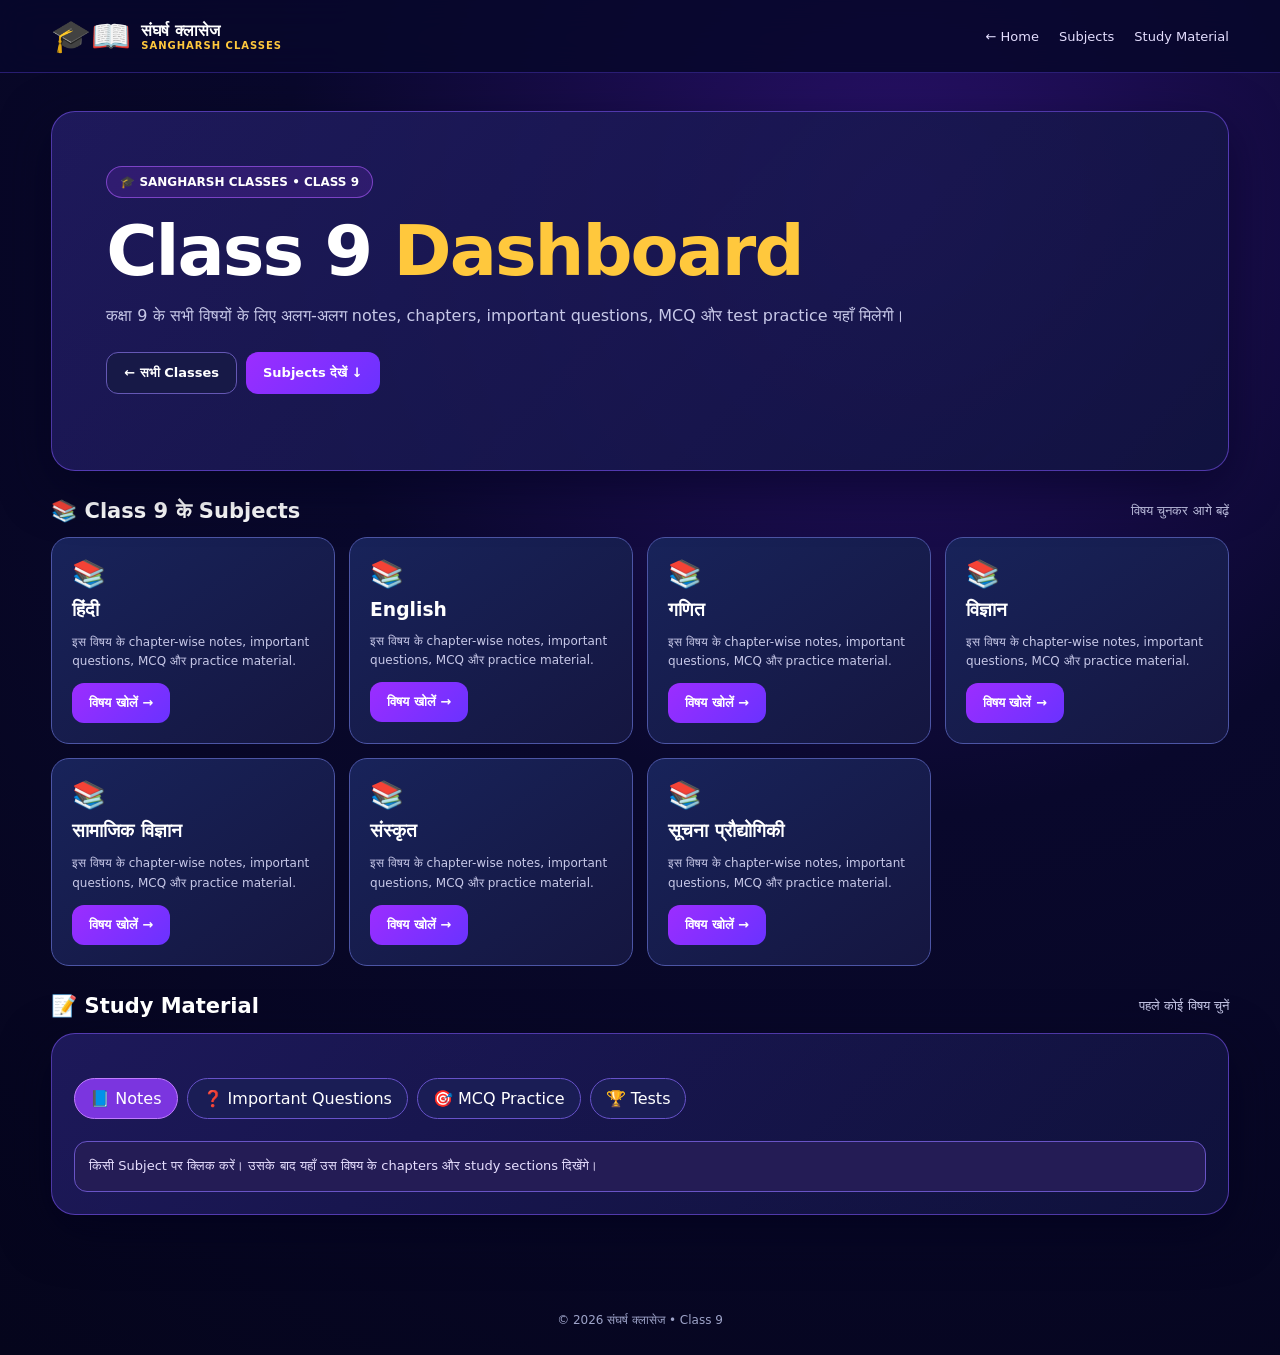
<file: class-9.html>
<!doctype html>
<html lang="hi"><head><meta charset="utf-8"><meta name="viewport" content="width=device-width,initial-scale=1">
<title>Class 9 | संघर्ष क्लासेज</title><link rel="stylesheet" href="style.css"></head><body>
<nav class="nav"><div class="navin"><a class="brand" href="index.html"><span class="brand-icon">🎓📖</span><span>संघर्ष क्लासेज<small>SANGHARSH CLASSES</small></span></a><div class="navlinks"><a href="index.html">← Home</a><a href="#subjects">Subjects</a><a href="#study">Study Material</a></div></div></nav>
<main class="wrap"><section class="hero"><span class="eyebrow">🎓 SANGHARSH CLASSES • CLASS 9</span>
<h1>Class 9 <span class="gold">Dashboard</span></h1><p class="muted">कक्षा 9 के सभी विषयों के लिए अलग-अलग notes, chapters, important questions, MCQ और test practice यहाँ मिलेगी।</p>
<div class="toolbar"><a class="btn secondary" href="index.html">← सभी Classes</a><a class="btn" href="#subjects">Subjects देखें ↓</a></div></section>
<section id="subjects"><div class="section-title"><h2>📚 Class 9 के Subjects</h2><small>विषय चुनकर आगे बढ़ें</small></div><div class="subject-grid"><article class="subject-card"><div class="emoji">📚</div><h3>हिंदी</h3><p>इस विषय के chapter-wise notes, important questions, MCQ और practice material.</p><button class="btn" onclick="selectSubject(0)">विषय खोलें →</button></article>
<article class="subject-card"><div class="emoji">📚</div><h3>English</h3><p>इस विषय के chapter-wise notes, important questions, MCQ और practice material.</p><button class="btn" onclick="selectSubject(1)">विषय खोलें →</button></article>
<article class="subject-card"><div class="emoji">📚</div><h3>गणित</h3><p>इस विषय के chapter-wise notes, important questions, MCQ और practice material.</p><button class="btn" onclick="selectSubject(2)">विषय खोलें →</button></article>
<article class="subject-card"><div class="emoji">📚</div><h3>विज्ञान</h3><p>इस विषय के chapter-wise notes, important questions, MCQ और practice material.</p><button class="btn" onclick="selectSubject(3)">विषय खोलें →</button></article>
<article class="subject-card"><div class="emoji">📚</div><h3>सामाजिक विज्ञान</h3><p>इस विषय के chapter-wise notes, important questions, MCQ और practice material.</p><button class="btn" onclick="selectSubject(4)">विषय खोलें →</button></article>
<article class="subject-card"><div class="emoji">📚</div><h3>संस्कृत</h3><p>इस विषय के chapter-wise notes, important questions, MCQ और practice material.</p><button class="btn" onclick="selectSubject(5)">विषय खोलें →</button></article>
<article class="subject-card"><div class="emoji">📚</div><h3>सूचना प्रौद्योगिकी</h3><p>इस विषय के chapter-wise notes, important questions, MCQ और practice material.</p><button class="btn" onclick="selectSubject(6)">विषय खोलें →</button></article></div></section>
<section id="study"><div class="section-title"><h2>📝 Study Material</h2><small id="chosenSubject">पहले कोई विषय चुनें</small></div>
<div class="panel content-panel"><div class="toolbar"><button class="tab active" data-tab="notes">📘 Notes</button><button class="tab" data-tab="questions">❓ Important Questions</button><button class="tab" data-tab="mcq">🎯 MCQ Practice</button><button class="tab" data-tab="tests">🏆 Tests</button></div>
<div id="materialContent"><div class="notice">किसी Subject पर क्लिक करें। उसके बाद यहाँ उस विषय के chapters और study sections दिखेंगे।</div></div></div></section>
</main><footer>© 2026 संघर्ष क्लासेज • Class 9</footer>
<script>
const subjects=['हिंदी', 'English', 'गणित', 'विज्ञान', 'सामाजिक विज्ञान', 'संस्कृत', 'सूचना प्रौद्योगिकी'];
let activeSubject="";
function selectSubject(i){activeSubject=subjects[i];document.getElementById('chosenSubject').textContent=activeSubject;renderTab('notes');document.getElementById('study').scrollIntoView({behavior:'smooth'})}
function renderTab(tab){
 const area=document.getElementById('materialContent');
 if(!activeSubject){area.innerHTML='<div class="notice">पहले ऊपर से कोई Subject चुनें।</div>';return}
 const labels={notes:'Chapter-wise Notes',questions:'Important Questions',mcq:'MCQ Practice',tests:'Chapter & Full Tests'};
 const messages={
 notes:'यहाँ '+activeSubject+' के chapter-wise notes और PDF links जोड़े जा सकते हैं।',
 questions:'यहाँ '+activeSubject+' के chapter-wise महत्वपूर्ण प्रश्न जोड़े जा सकते हैं।',
 mcq:'यहाँ '+activeSubject+' के objective questions और answers जोड़े जा सकते हैं।',
 tests:'यहाँ '+activeSubject+' के chapter test और full syllabus test जोड़े जा सकते हैं।'
 };
 area.innerHTML='<h3>'+labels[tab]+' — '+activeSubject+'</h3><div class="notice">'+messages[tab]+'<br><br>अभी इस section में वास्तविक सामग्री upload करनी बाकी है।</div>';
}
document.querySelectorAll('[data-tab]').forEach(b=>b.addEventListener('click',()=>{document.querySelectorAll('[data-tab]').forEach(x=>x.classList.remove('active'));b.classList.add('active');renderTab(b.dataset.tab)}));
</script></body></html>
</file>
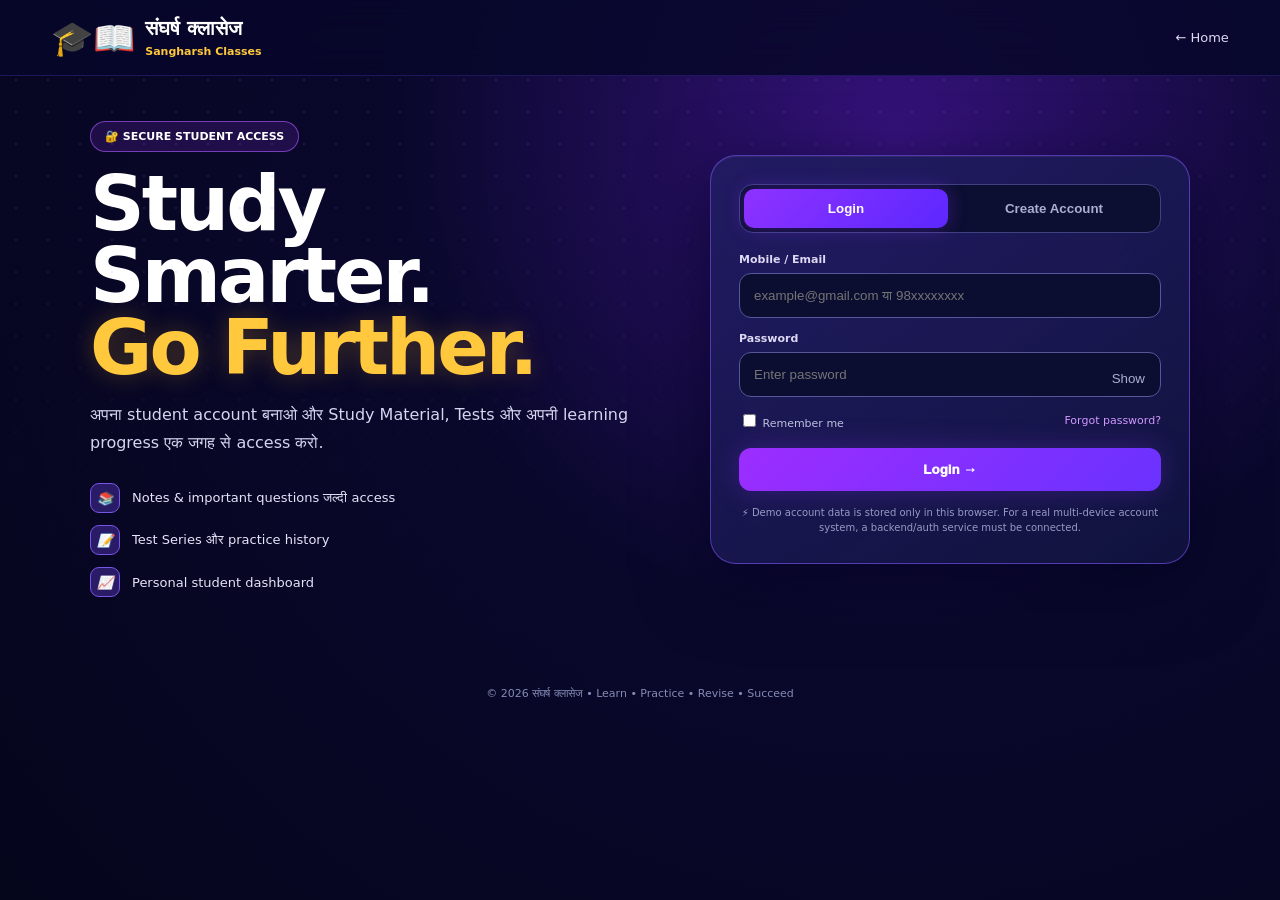
<file: dashboard.html>
<!doctype html><html lang="hi"><head><meta charset="utf-8"><meta name="viewport" content="width=device-width,initial-scale=1"><title>Student Dashboard — संघर्ष क्लासेज</title><style>
:root{--bg:#070827;--card:#15164c;--purple:#8d35ff;--gold:#ffc83d;--muted:#c7c8e8}*{box-sizing:border-box}body{margin:0;background:radial-gradient(circle at 70% 15%,#35127b 0,#09082c 42%,#05051c 100%);color:#fff;font-family:Inter,system-ui,sans-serif}a{text-decoration:none;color:inherit}.nav{height:76px;background:#08082bdd;border-bottom:1px solid #6c4dff38;display:flex;align-items:center}.navin{width:min(1200px,92%);margin:auto;display:flex;align-items:center}.brand{display:flex;gap:10px;align-items:center}.brandmark{font-size:34px}.brand b{display:block}.brand span{font-size:10px;color:var(--gold)}.logout{margin-left:auto;border:1px solid #7455d6;background:#171844;padding:10px 15px;border-radius:999px;color:#fff;cursor:pointer}.wrap{width:min(1200px,92%);margin:35px auto}.hero,.card{border:1px solid #8458ff8a;background:linear-gradient(145deg,#211c62ee,#11143fdc);border-radius:24px;box-shadow:0 18px 55px #02021d80}.hero{padding:32px}.hero h1{font-size:clamp(34px,5vw,60px);margin:12px 0}.gold{color:var(--gold)}.muted{color:var(--muted);line-height:1.7}.grid{display:grid;grid-template-columns:repeat(3,1fr);gap:16px;margin-top:18px}.card{padding:22px}.icon{font-size:30px}.card h3{margin:10px 0 6px}.btn{display:inline-block;margin-top:12px;padding:11px 15px;border-radius:11px;background:linear-gradient(135deg,#9c2dff,#6a32ff);font-size:12px;font-weight:900}.stats{display:grid;grid-template-columns:repeat(3,1fr);gap:12px;margin-top:18px}.stat{padding:20px;text-align:center;border-radius:18px;background:#151847;border:1px solid #444b9d}.stat b{font-size:25px}.stat span{display:block;color:#aaaed1;font-size:10px;margin-top:4px}@media(max-width:700px){.grid{grid-template-columns:1fr}.stats{grid-template-columns:1fr}.hero{padding:24px}}
</style></head><body><nav class="nav"><div class="navin"><a class="brand" href="index.html"><div class="brandmark">🎓📖</div><div><b>संघर्ष क्लासेज</b><span>Sangharsh Classes</span></div></a><button class="logout" data-logout>Logout</button></div></nav><main class="wrap"><section class="hero"><div style="color:#d39cff;font-size:11px;font-weight:900">👋 STUDENT DASHBOARD</div><h1>Welcome, <span class="gold" data-user-name>Student</span>!</h1><p class="muted">तुम्हारा learning dashboard तैयार है. नीचे से study material और tests सीधे खोलो.</p></section><div class="grid"><div class="card"><div class="icon">📚</div><h3>Study Material</h3><p class="muted">Class-wise notes, subjects और important questions.</p><a class="btn" href="study-material.html">Open Material →</a></div><div class="card"><div class="icon">📝</div><h3>Test Series</h3><p class="muted">Practice tests देकर अपना score check करो.</p><a class="btn" href="test-series.html">Start Test →</a></div><div class="card"><div class="icon">📖</div><h3>Resources</h3><p class="muted">Useful learning resources और revision tools.</p><a class="btn" href="resources.html">View Resources →</a></div></div><div class="stats"><div class="stat"><b>0</b><span>Tests Completed</span></div><div class="stat"><b>0%</b><span>Average Score</span></div><div class="stat"><b>0</b><span>Study Streak</span></div></div></main><script src="auth.js"></script><script>if(!SangharshAuth.isLoggedIn())location.href='login.html';</script></body></html>
</file>
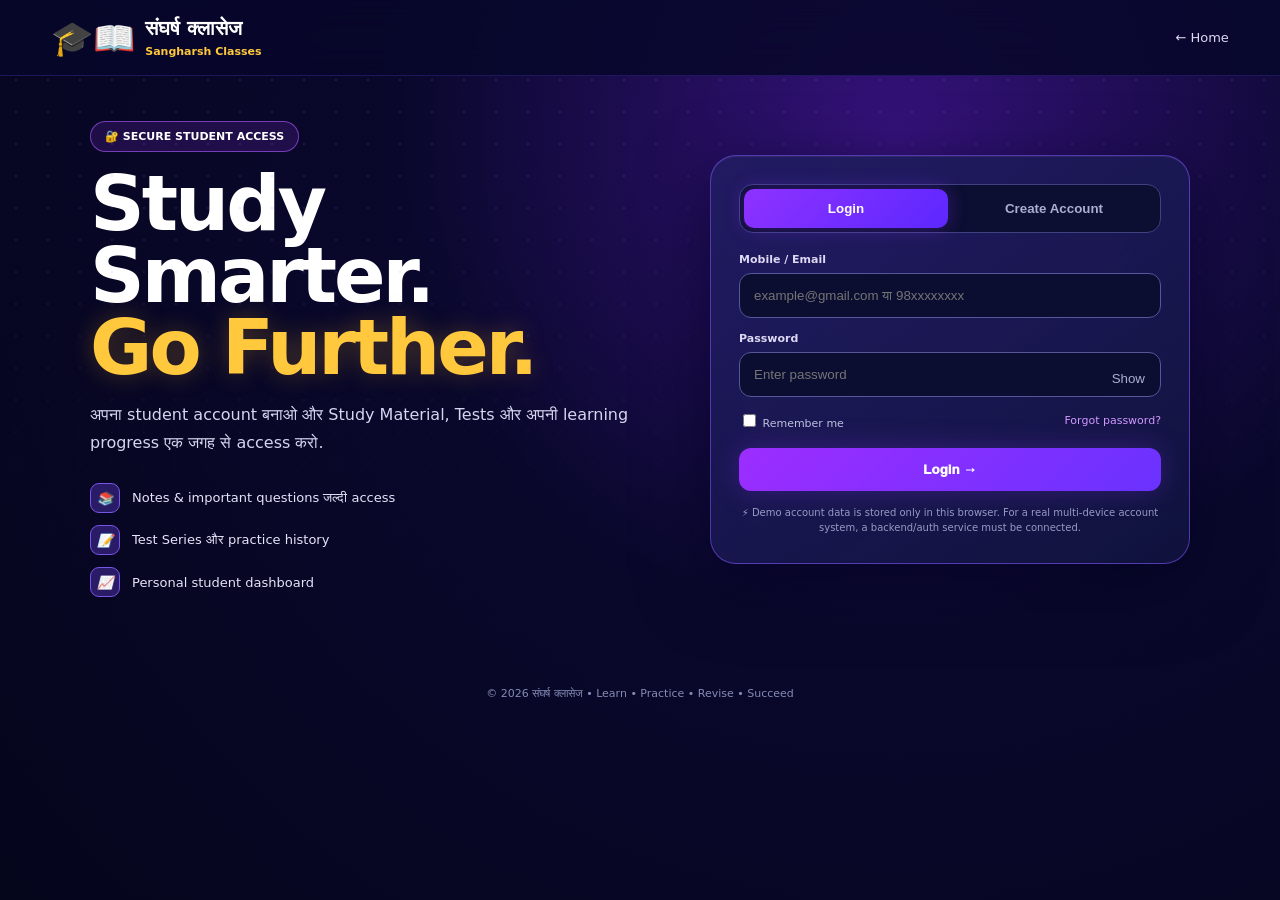
<file: login.html>
<!doctype html><html lang="hi"><head><meta charset="utf-8"><meta name="viewport" content="width=device-width,initial-scale=1"><title>Login / Create Account — संघर्ष क्लासेज</title>
<style>
:root{--bg:#070827;--card:#15164c;--line:#6f54d6;--purple:#8d35ff;--cyan:#28cfff;--gold:#ffc83d;--text:#fff;--muted:#c7c8e8;--ok:#63f5b1;--danger:#ff7b9f}
*{box-sizing:border-box}body{margin:0;min-height:100vh;background:radial-gradient(circle at 70% 15%,#35127b 0,#09082c 42%,#05051c 100%);color:var(--text);font-family:Inter,system-ui,-apple-system,"Segoe UI",sans-serif}body:before{content:"";position:fixed;inset:0;pointer-events:none;background-image:radial-gradient(#a95cff30 1px,transparent 1px);background-size:32px 32px;mask-image:linear-gradient(#000,transparent 85%)}
a{text-decoration:none;color:inherit}.nav{height:76px;position:sticky;top:0;z-index:20;background:#08082bdd;border-bottom:1px solid #6c4dff38;backdrop-filter:blur(18px)}.navin{width:min(1200px,92%);height:100%;margin:auto;display:flex;align-items:center;gap:20px}.brand{display:flex;align-items:center;gap:10px}.brandmark{font-size:34px}.brand b{display:block;font-size:20px}.brand span{font-size:11px;color:var(--gold);font-weight:900}.back{margin-left:auto;color:#ddd9f4;font-size:13px}.wrap{width:min(1100px,92%);margin:45px auto 70px;display:grid;grid-template-columns:1fr 480px;gap:34px;align-items:center}.hero h1{font-size:clamp(44px,6vw,76px);line-height:.95;letter-spacing:-3px;margin:16px 0}.gold{color:var(--gold);text-shadow:0 0 25px #ffb21d45}.hero p{color:#d5d6ef;line-height:1.8;max-width:560px}.bullets{display:grid;gap:12px;margin-top:25px}.bullet{display:flex;gap:12px;align-items:center;color:#e6e4f8;font-size:13px}.bullet i{width:30px;height:30px;display:grid;place-items:center;border-radius:9px;background:#2a1b67;border:1px solid #7855e9}.card{padding:28px;border-radius:26px;background:linear-gradient(145deg,#211c62f2,#11143fdc);border:1px solid #8458ff8a;box-shadow:0 20px 70px #02021d99,inset 0 1px #fff1;backdrop-filter:blur(18px)}.tabs{display:grid;grid-template-columns:1fr 1fr;background:#0c0e32;border:1px solid #3f4181;border-radius:14px;padding:4px;gap:4px}.tab{border:0;background:transparent;color:#aaaed1;padding:12px;border-radius:10px;font-weight:900;cursor:pointer}.tab.active{background:linear-gradient(135deg,#8e32ff,#5c28ff);color:#fff;box-shadow:0 0 20px #8637ff55}.form{margin-top:20px}.field{margin:14px 0;position:relative}.field label{display:block;font-size:11px;font-weight:900;margin-bottom:7px;color:#ddd9f4}.field input,.field select{width:100%;padding:14px 45px 14px 14px;border-radius:12px;border:1px solid #55569b;background:#0b0e31;color:#fff;outline:none}.field input:focus,.field select:focus{border-color:#b06cff;box-shadow:0 0 18px #8b45ff30}.show{position:absolute;right:10px;bottom:10px;border:0;background:transparent;color:#aaaed1;cursor:pointer}.btn{width:100%;padding:14px 18px;border-radius:12px;border:0;color:#fff;font-weight:950;cursor:pointer;background:linear-gradient(135deg,#9c2dff,#6a32ff);box-shadow:0 0 28px #8b32ff45;transition:.2s}.btn:hover{transform:translateY(-2px);box-shadow:0 12px 35px #8d35ff55}.secondary{background:#1b1d54;border:1px solid #5c55a0;box-shadow:none;margin-top:10px}.row{display:flex;justify-content:space-between;gap:12px;align-items:center}.check{font-size:11px;color:#bfc2df}.link{font-size:11px;color:#d29aff;cursor:pointer}.msg{display:none;margin-top:14px;padding:12px 13px;border-radius:12px;font-size:11px;line-height:1.5}.msg.ok{display:block;background:#123f35;border:1px solid #36c993;color:#aaffd9}.msg.err{display:block;background:#4b1730;border:1px solid #e65383;color:#ffd0df}.hint{font-size:10px;color:#969bc3;margin-top:14px;text-align:center;line-height:1.5}.legal{font-size:10px;color:#858bb5;margin-top:14px}.modal{display:none;position:fixed;inset:0;background:#020217aa;z-index:100;place-items:center;padding:20px}.modal.show{display:grid}.modalbox{width:min(440px,100%);padding:25px;border-radius:22px;background:#12143e;border:1px solid #8458ff;box-shadow:0 20px 80px #000}.close{float:right;border:0;background:transparent;color:#bbbfe1;font-size:20px;cursor:pointer}.otp{display:none}.footer{text-align:center;color:#858bb5;font-size:11px;padding:20px}
@media(max-width:850px){.wrap{grid-template-columns:1fr;max-width:600px}.hero{order:2}.card{order:1}.hero h1{font-size:50px}.back{font-size:11px}}
</style></head><body>
<nav class="nav"><div class="navin"><a class="brand" href="index.html"><div class="brandmark">🎓📖</div><div><b>संघर्ष क्लासेज</b><span>Sangharsh Classes</span></div></a><a class="back" href="index.html">← Home</a></div></nav>
<main class="wrap"><section class="hero"><div><div style="display:inline-block;padding:8px 14px;border:1px solid #b05cff99;background:#7d2bcf35;border-radius:999px;font-size:11px;font-weight:900">🔐 SECURE STUDENT ACCESS</div><h1>Study Smarter.<br><span class="gold">Go Further.</span></h1><p>अपना student account बनाओ और Study Material, Tests और अपनी learning progress एक जगह से access करो.</p><div class="bullets"><div class="bullet"><i>📚</i><span>Notes & important questions जल्दी access</span></div><div class="bullet"><i>📝</i><span>Test Series और practice history</span></div><div class="bullet"><i>📈</i><span>Personal student dashboard</span></div></div></div></section>
<section class="card"><div class="tabs"><button class="tab active" id="loginTab">Login</button><button class="tab" id="signupTab">Create Account</button></div>
<form class="form" id="loginForm"><div class="field"><label>Mobile / Email</label><input id="loginId" required placeholder="example@gmail.com या 98xxxxxxxx"><span></span></div><div class="field"><label>Password</label><input id="loginPass" type="password" required minlength="6" placeholder="Enter password"><button type="button" class="show" data-toggle="loginPass">Show</button></div><div class="row"><label class="check"><input type="checkbox" id="remember"> Remember me</label><span class="link" id="forgot">Forgot password?</span></div><button class="btn" type="submit" style="margin-top:18px">Login →</button><div class="msg" id="loginMsg"></div></form>
<form class="form" id="signupForm" style="display:none"><div class="field"><label>Full Name</label><input id="name" required placeholder="Your name"></div><div class="field"><label>Mobile / Email</label><input id="signupId" required placeholder="example@gmail.com या 98xxxxxxxx"></div><div class="field"><label>Class</label><select id="className" required><option value="">Select Class</option><option>6</option><option>7</option><option>8</option><option>9</option><option>10</option><option>11</option><option>12</option></select></div><div class="field"><label>Create Password</label><input id="signupPass" type="password" required minlength="6" placeholder="Minimum 6 characters"><button type="button" class="show" data-toggle="signupPass">Show</button></div><button class="btn" type="submit">Create Account →</button><div class="msg" id="signupMsg"></div><div class="legal">By creating an account, you agree to use the platform for educational purposes.</div></form>
<div class="hint">⚡ Demo account data is stored only in this browser. For a real multi-device account system, a backend/auth service must be connected.</div></section></main>
<div class="modal" id="forgotModal"><div class="modalbox"><button class="close" id="closeModal">×</button><h2>Reset Password</h2><p style="color:#bfc2df;font-size:12px;line-height:1.6">अपना registered mobile/email डालो. Demo mode में हम reset flow दिखा रहे हैं.</p><form id="forgotForm"><div class="field"><label>Mobile / Email</label><input id="forgotId" required placeholder="Enter registered mobile/email"></div><button class="btn" type="submit">Send Reset Code</button><div class="msg" id="forgotMsg"></div></form></div></div>
<div class="footer">© 2026 संघर्ष क्लासेज • Learn • Practice • Revise • Succeed</div>
<script>
const KEY='sangharsh_user'; const USERS='sangharsh_users';
const $=id=>document.getElementById(id);
function users(){try{return JSON.parse(localStorage.getItem(USERS)||'[]')}catch{return[]}}
function setMsg(el,text,type){el.textContent=text;el.className='msg '+type}
function normalize(v){return v.trim().toLowerCase()}
$('loginTab').onclick=()=>{ $('loginTab').classList.add('active');$('signupTab').classList.remove('active');$('loginForm').style.display='block';$('signupForm').style.display='none'};
$('signupTab').onclick=()=>{ $('signupTab').classList.add('active');$('loginTab').classList.remove('active');$('signupForm').style.display='block';$('loginForm').style.display='none'};
document.querySelectorAll('[data-toggle]').forEach(b=>b.onclick=()=>{const i=$(b.dataset.toggle);i.type=i.type==='password'?'text':'password';b.textContent=i.type==='password'?'Show':'Hide'});
$('signupForm').onsubmit=e=>{e.preventDefault();const name=$('name').value.trim(),id=normalize($('signupId').value),cls=$('className').value,pass=$('signupPass').value;let us=users();if(us.some(u=>normalize(u.id)===id))return setMsg($('signupMsg'),'इस mobile/email से account पहले से बना हुआ है. Login करो.','err');us.push({name,id,className:cls,password:pass,createdAt:Date.now()});localStorage.setItem(USERS,JSON.stringify(us));localStorage.setItem(KEY,JSON.stringify({name,id,className:cls}));setMsg($('signupMsg'),'Account बन गया! Dashboard खोल रहे हैं…','ok');setTimeout(()=>location.href='dashboard.html',600)};
$('loginForm').onsubmit=e=>{e.preventDefault();const id=normalize($('loginId').value),pass=$('loginPass').value;const u=users().find(x=>normalize(x.id)===id&&x.password===pass);if(!u)return setMsg($('loginMsg'),'Mobile/email या password गलत है. अगर account नहीं है तो Create Account चुनो.','err');localStorage.setItem(KEY,JSON.stringify({name:u.name,id:u.id,className:u.className}));setMsg($('loginMsg'),'Login successful! Dashboard खोल रहे हैं…','ok');setTimeout(()=>location.href='dashboard.html',500)};
$('forgot').onclick=()=>{$('forgotModal').classList.add('show');$('forgotMsg').className='msg';$('forgotMsg').textContent=''};
$('closeModal').onclick=()=>$('forgotModal').classList.remove('show');$('forgotModal').onclick=e=>{if(e.target.id==='forgotModal')$('forgotModal').classList.remove('show')};
$('forgotForm').onsubmit=e=>{e.preventDefault();const id=normalize($('forgotId').value);const u=users().find(x=>normalize(x.id)===id);setMsg($('forgotMsg'),u?'Demo reset code: 482931 (real site में OTP/email service connect होगी).':'इस mobile/email से account नहीं मिला.','ok')};
</script></body></html>
</file>
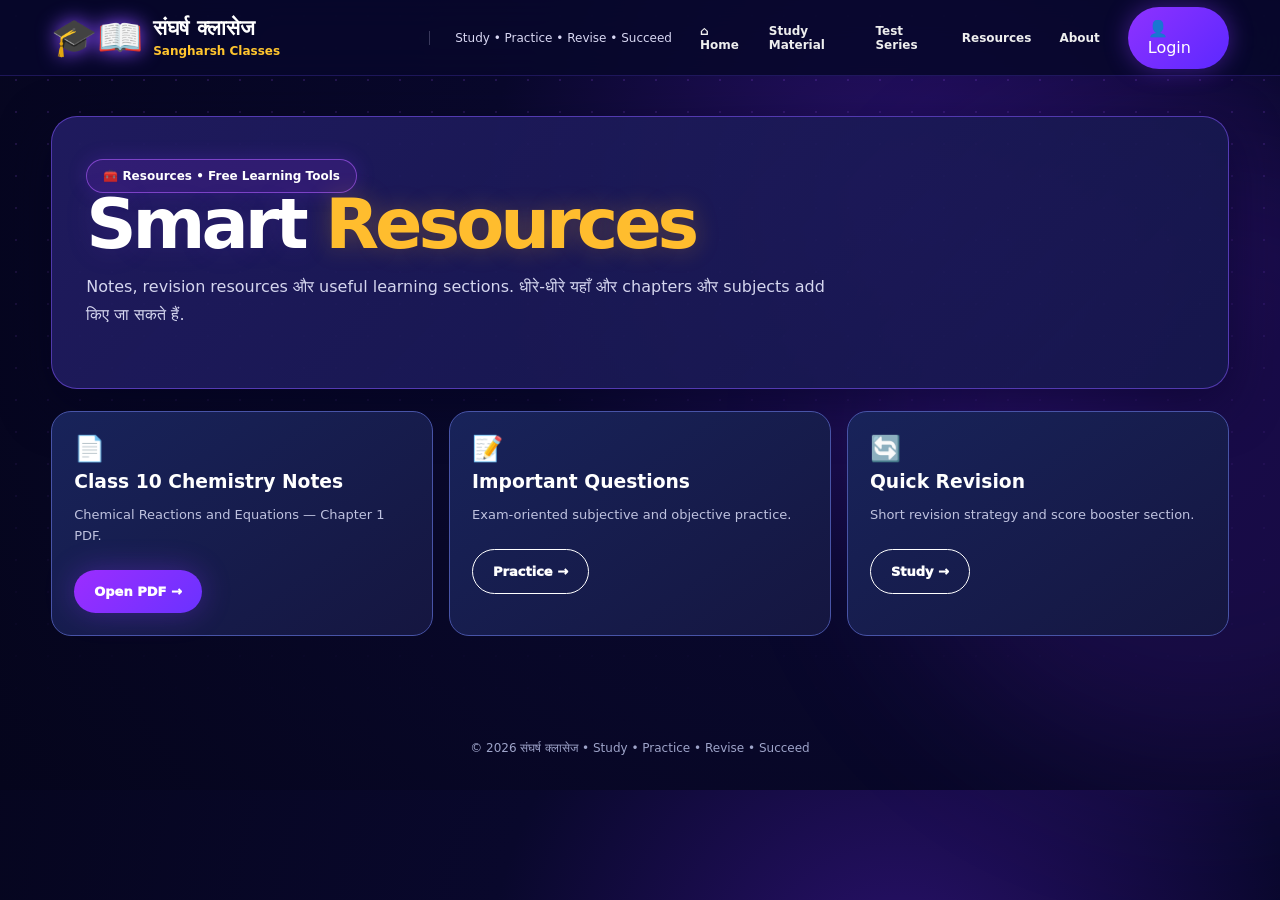
<file: resources.html>
<!doctype html><html lang="hi"><head><meta charset="utf-8"><meta name="viewport" content="width=device-width,initial-scale=1"><title>Resources — संघर्ष क्लासेज</title><style>
:root{--bg:#070827;--bg2:#10104a;--card:#15164c;--line:#5f43db;--purple:#8d35ff;--violet:#b54cff;--cyan:#28cfff;--gold:#ffc83d;--text:#fff;--muted:#c7c8e8}
*{box-sizing:border-box}html{scroll-behavior:smooth}body{margin:0;background:radial-gradient(circle at 70% 25%,#29116b 0,#09082c 38%,#05051c 100%);color:var(--text);font-family:Inter,system-ui,-apple-system,"Segoe UI",sans-serif;overflow-x:hidden}
body:before{content:"";position:fixed;inset:0;pointer-events:none;background-image:radial-gradient(#a95cff30 1px,transparent 1px);background-size:32px 32px;mask-image:linear-gradient(#000,transparent 82%);z-index:-2}
body:after{content:"";position:fixed;width:650px;height:650px;right:-250px;top:120px;border-radius:50%;background:#7d25ff22;filter:blur(80px);z-index:-1;animation:orb 10s ease-in-out infinite}@keyframes orb{50%{transform:translate(-70px,40px) scale(1.15)}}
a{text-decoration:none;color:inherit}button{font:inherit}
.nav{height:76px;position:sticky;top:0;z-index:100;background:#08082bdd;border-bottom:1px solid #6c4dff38;backdrop-filter:blur(18px)}.navin{width:min(1260px,92%);height:100%;margin:auto;display:flex;align-items:center;gap:28px}.brand{display:flex;align-items:center;gap:10px;min-width:350px}.brandmark{font-size:37px;filter:drop-shadow(0 0 10px #8b4cff)}.brand b{font-size:21px;display:block}.brand span{font-size:12px;color:#ffc52e;font-weight:900}.tagline{border-left:1px solid #aaa6c850;padding-left:25px;color:#d9d8f3;font-size:12px;white-space:nowrap}.links{display:flex;align-items:center;gap:28px;margin-left:auto;font-size:12px;font-weight:850;color:#eee}.links a{transition:.2s}.links a:hover{color:#d98cff}.login{padding:12px 20px;border-radius:999px;background:linear-gradient(135deg,#8e32ff,#5c28ff);box-shadow:0 0 25px #8637ff70}
.hero{width:min(1260px,92%);margin:auto;position:relative;min-height:500px;display:grid;grid-template-columns:48% 52%;align-items:center;padding:42px 0 22px}.hero:before{content:"";position:absolute;left:0;right:0;bottom:-40px;height:170px;background:radial-gradient(ellipse at 50% 100%,#7930ff65,transparent 65%);filter:blur(25px);z-index:-1}
.copy{z-index:3}.pill{display:inline-flex;align-items:center;gap:8px;border:1px solid #b05cff99;background:#7d2bcf35;border-radius:999px;padding:9px 16px;font-size:12px;font-weight:900;box-shadow:0 0 20px #8c35ff32}.pill b{font-size:16px}h1{font-size:clamp(50px,6vw,83px);line-height:.91;letter-spacing:-4px;margin:20px 0 10px;text-shadow:0 0 30px #8f42ff25}.gold{color:#ffbd2e;text-shadow:0 0 25px #ffb21d45}.copy h3{font-size:22px;margin:0 0 20px}.copy p{color:#d5d6ef;font-size:14px;line-height:1.8;max-width:580px}.actions{display:flex;gap:14px;margin-top:23px}.btn{padding:14px 20px;border-radius:999px;font-size:13px;font-weight:950;border:1px solid #fff;transition:.25s}.primary{border:0;background:linear-gradient(135deg,#9c2dff,#6a32ff);box-shadow:0 0 30px #8b32ff55}.btn:hover{transform:translateY(-4px);box-shadow:0 12px 35px #8d35ff55}
.visual{position:relative;height:475px}.student{position:absolute;right:4%;bottom:-3%;width:72%;height:92%;border-radius:45% 45% 20% 20%;background:radial-gradient(circle at 50% 25%,#ffe6c7 0 8%,transparent 9%),linear-gradient(145deg,#3a2a67,#171a46 50%,#090b2b);box-shadow:0 0 80px #813dff55;filter:saturate(1.1)}
.student{display:none}
.student-boy{position:absolute;right:3%;bottom:0;width:76%;height:100%;z-index:3}
.boy-glow{position:absolute;inset:5% 5% 0;border-radius:50%;background:radial-gradient(circle,#9c45ff50 0,#5b2dba20 42%,transparent 70%);filter:blur(10px)}
.boy{position:absolute;left:22%;bottom:0;width:58%;height:94%;filter:drop-shadow(0 18px 30px #0008)}
.face{position:absolute;left:24%;top:11%;width:52%;height:30%;border-radius:46% 46% 48% 48%;background:linear-gradient(145deg,#ffd8bb,#c98267);z-index:3;box-shadow:inset -10px -5px 18px #8d4b3b40}
.hair{position:absolute;left:20%;top:5%;width:60%;height:17%;background:#17162a;border-radius:60% 60% 35% 30%;z-index:4;transform:rotate(-4deg);box-shadow:0 4px 8px #0008}
.eye{position:absolute;top:45%;width:7px;height:7px;background:#18131a;border-radius:50%}.e1{left:28%}.e2{right:28%}
.smile{position:absolute;left:40%;top:66%;width:20%;height:8px;border-bottom:3px solid #7c3f3f;border-radius:0 0 50% 50%}
.neck{position:absolute;left:41%;top:38%;width:18%;height:12%;background:#b96f5a;z-index:2}
.shirt{position:absolute;left:7%;top:44%;width:86%;height:50%;border-radius:24% 24% 7% 7%;background:linear-gradient(135deg,#4328a5,#151c58);box-shadow:inset 0 0 30px #9c55ff22;z-index:2;border:1px solid #7955d9}
.shirt-logo{position:absolute;left:43%;top:22%;font-weight:1000;font-size:19px;color:#ffd04c;text-shadow:0 0 12px #ffc52f}
.arm{position:absolute;top:50%;width:18%;height:39%;border-radius:30px;background:linear-gradient(145deg,#d28b72,#8f5548);z-index:1}.arm-left{left:0;transform:rotate(8deg)}.arm-right{right:0;transform:rotate(-8deg)}
.laptop{position:absolute;z-index:5;left:20%;top:66%;width:60%;height:16%;background:#20213d;border:3px solid #8e7cff;border-radius:9px 9px 4px 4px;text-align:center;padding-top:8px;box-shadow:0 0 22px #8b5cff66}
@media(max-width:580px){.student-boy{width:78%;height:92%;right:0}.boy{left:20%;width:60%}}
.student:before{content:"🎓";position:absolute;top:-28px;left:35%;font-size:76px;filter:drop-shadow(0 0 16px #ffc22e)}.student:after{content:"🎒";position:absolute;left:6%;bottom:5%;font-size:95px;transform:rotate(-10deg)}.book{position:absolute;right:30%;bottom:8%;z-index:4;background:#17184b;border:2px solid #7c68ff;border-radius:10px;padding:16px 21px;font-weight:950;box-shadow:0 0 35px #7b46ff80;transform:rotate(-3deg)}.book small{display:block;color:#ffc63b;margin-top:4px}
.subject{position:absolute;z-index:5;padding:11px 16px;border-radius:13px;background:#26205aee;border:1px solid #795aff;box-shadow:0 0 25px #5d40ff65;font-weight:950;animation:float 4s ease-in-out infinite}.s1{left:3%;top:18%;color:#6bdcff}.s2{left:0;top:43%;color:#9df3ff;animation-delay:-1s}.s3{left:10%;bottom:17%;color:#c5a2ff;animation-delay:-2s}.s4{right:0;top:19%;color:#86efc5;animation-delay:-3s}.s5{right:-2%;top:43%;color:#d7b2ff;animation-delay:-1.5s}.s6{right:5%;bottom:16%;color:#a9e9ff;animation-delay:-2.5s}.s7{left:23%;top:4%;color:#ffd36a;animation-delay:-.7s}.s8{right:21%;top:5%;color:#ff9fd8;animation-delay:-2.2s}@keyframes float{50%{transform:translateY(-10px) rotate(1deg)}}
.section{width:min(1260px,92%);margin:0 auto 22px}.glass{background:linear-gradient(135deg,#211c62cc,#15184bd9);border:1px solid #8458ff8a;border-radius:22px;box-shadow:0 15px 50px #02021d80,inset 0 1px #ffffff0d;backdrop-filter:blur(15px)}.classes{padding:18px 26px}.sectionhead{display:flex;justify-content:space-between;align-items:center;margin-bottom:15px}.sectionhead h2{font-size:19px;margin:0}.sectionhead span{font-size:11px;color:#ddd9f4}.classgrid{display:grid;grid-template-columns:repeat(7,1fr);gap:18px}.class{position:relative;overflow:hidden;border-radius:15px;padding:20px 8px;text-align:center;background:linear-gradient(145deg,#3b218c,#192459);border:1px solid #7655e9;transition:.3s}.class:nth-child(2n){background:linear-gradient(145deg,#19366d,#192b5e)}.class:nth-child(3n){background:linear-gradient(145deg,#0f5e69,#183d58)}.class:nth-child(4n){background:linear-gradient(145deg,#74247c,#342060)}.class:nth-child(5n){background:linear-gradient(145deg,#6b4030,#343052)}.class:hover{transform:translateY(-8px) scale(1.03);box-shadow:0 0 28px #8748ff80}.cap{font-size:25px}.class b{display:block;font-size:17px;margin-top:8px}.class small{color:#bfc2df}.selected{box-shadow:0 0 30px #ffc53f80;border-color:#ffc83d!important}.crown{position:absolute;right:8px;top:5px;color:#ffd43d}
.subject-strip{padding:18px 26px}.subject-list{display:flex;flex-wrap:wrap;gap:10px}.subject-list span{padding:10px 15px;border-radius:999px;background:#1a1d55;border:1px solid #6752c9;color:#eeeaff;font-size:11px;font-weight:850;box-shadow:inset 0 1px #ffffff0a;transition:.25s}.subject-list span:hover{transform:translateY(-3px);border-color:#b06cff;box-shadow:0 0 18px #8b45ff45}.features{display:grid;grid-template-columns:repeat(4,1fr);gap:12px;margin-top:18px}.feature{padding:18px 13px;border-radius:17px;background:linear-gradient(145deg,#18235a,#151640);border:1px solid #3e4b9b;transition:.25s}.feature:hover{transform:translateY(-6px);border-color:#9a63ff;box-shadow:0 0 25px #773cff30}.fi{font-size:25px;margin-bottom:8px}.feature b{font-size:12px;display:block}.feature span{font-size:9px;color:#b9bdd9;line-height:1.5}
.stats{padding:18px 28px;display:grid;grid-template-columns:repeat(4,1fr);gap:0;background:linear-gradient(90deg,#6b20b8,#34218e,#6b20b8);border-color:#bd62ff}.stat{text-align:center;border-right:1px solid #ffffff25}.stat:last-child{border:0}.stat b{font-size:25px}.stat span{display:block;color:#e4dff8;font-size:10px;margin-top:3px}
@media(max-width:950px){.brand{min-width:auto}.tagline,.links{display:none}.hero{grid-template-columns:1fr}.visual{height:400px}.classgrid{grid-template-columns:repeat(4,1fr)}.features{grid-template-columns:repeat(2,1fr)}}
@media(max-width:580px){.navin{justify-content:space-between}.brand b{font-size:16px}.brand span{font-size:9px}.login{padding:9px 13px}.hero{padding-top:35px}.hero h1{font-size:50px}.copy h3{font-size:18px}.copy p{font-size:12px}.actions{flex-direction:column}.visual{height:340px}.student{width:72%;height:85%}.subject{font-size:9px;padding:8px 10px}.s1{left:0}.s2{left:0}.s3{left:4%}.s4{right:0}.s5{right:-1%}.s6{right:2%}.book{right:28%;padding:11px 13px;font-size:10px}.classgrid{grid-template-columns:repeat(2,1fr)}.features{grid-template-columns:repeat(2,1fr)}.stats{grid-template-columns:repeat(2,1fr);gap:15px}.stat{border:0}.classes{padding:15px}.sectionhead h2{font-size:16px}.sectionhead span{display:none}}

.pagewrap{width:min(1200px,92%);margin:40px auto 70px}
.pagehero{padding:42px 34px;border-radius:26px;background:linear-gradient(135deg,#211c62ee,#15184bde);border:1px solid #8458ff8a;box-shadow:0 15px 50px #02021d80}
.pagehero h1{font-size:clamp(40px,6vw,70px);margin:0 0 12px}.pagehero p{max-width:760px;color:#d5d6ef;line-height:1.8}
.grid{display:grid;grid-template-columns:repeat(3,1fr);gap:16px;margin-top:22px}.card{padding:22px;border-radius:20px;background:linear-gradient(145deg,#18235a,#151640);border:1px solid #4854a7;transition:.25s}.card:hover{transform:translateY(-6px);border-color:#a46bff;box-shadow:0 0 28px #773cff35}.card h3{margin:8px 0}.card p{color:#bfc2df;font-size:13px;line-height:1.6}.card .btn{display:inline-block;margin-top:10px}
.filterbar{display:flex;gap:10px;flex-wrap:wrap;margin:22px 0}.filterbar button{padding:10px 14px;border-radius:999px;border:1px solid #6752c9;background:#1a1d55;color:#fff;cursor:pointer}.filterbar button.active{background:#7b35df;border-color:#c17cff}
.form{max-width:520px;margin:24px auto}.field{margin:14px 0}.field label{display:block;font-size:12px;font-weight:800;margin-bottom:7px}.field input{width:100%;padding:14px;border-radius:12px;border:1px solid #5c55a0;background:#0d1034;color:#fff;outline:none}.field input:focus{border-color:#b06cff;box-shadow:0 0 18px #8b45ff30}
.notice{padding:14px 16px;border-radius:14px;background:#251c55;border:1px solid #6f54d6;color:#ddd9f4;margin-top:18px}
.quiz-question{padding:20px;margin:16px 0;border-radius:18px;background:#171947;border:1px solid #454da0}.quiz-question h3{font-size:15px}.option{display:block;margin:9px 0;padding:11px 12px;border:1px solid #41488d;border-radius:10px;cursor:pointer}.option:hover{border-color:#a46bff;background:#211d59}.score{font-size:22px;font-weight:900;margin-top:18px;color:#ffd05a}
footer{padding:35px 20px;text-align:center;color:#9ea4c9;font-size:12px}
@media(max-width:800px){.grid{grid-template-columns:1fr 1fr}}@media(max-width:580px){.grid{grid-template-columns:1fr}.pagehero{padding:28px 20px}}
</style></head><body><nav class="nav"><div class="navin"><a class="brand" href="index.html"><div class="brandmark">🎓📖</div><div><b>संघर्ष क्लासेज</b><span>Sangharsh Classes</span></div></a><div class="tagline">Study • Practice • Revise • Succeed</div><div class="links"><a href="index.html">⌂ Home</a><a href="study-material.html">Study Material</a><a href="test-series.html">Test Series</a><a href="resources.html">Resources</a><a href="about.html">About</a></div><a class="login" href="login.html" data-auth-link>👤 Login</a></div></nav><main class="pagewrap"><section class="pagehero"><div class="pill">🧰 Resources • Free Learning Tools</div><h1>Smart <span class="gold">Resources</span></h1><p>Notes, revision resources और useful learning sections. धीरे-धीरे यहाँ और chapters और subjects add किए जा सकते हैं.</p></section>
<section class="grid"><div class="card"><div class="fi">📄</div><h3>Class 10 Chemistry Notes</h3><p>Chemical Reactions and Equations — Chapter 1 PDF.</p><a class="btn primary" href="notes/class-10-chemistry-chapter-1.pdf" target="_blank">Open PDF →</a></div><div class="card"><div class="fi">📝</div><h3>Important Questions</h3><p>Exam-oriented subjective and objective practice.</p><a class="btn" href="test-series.html">Practice →</a></div><div class="card"><div class="fi">🔄</div><h3>Quick Revision</h3><p>Short revision strategy and score booster section.</p><a class="btn" href="study-material.html">Study →</a></div></section></main><footer>© 2026 संघर्ष क्लासेज • Study • Practice • Revise • Succeed</footer><script src="auth.js"></script></body></html>
</file>
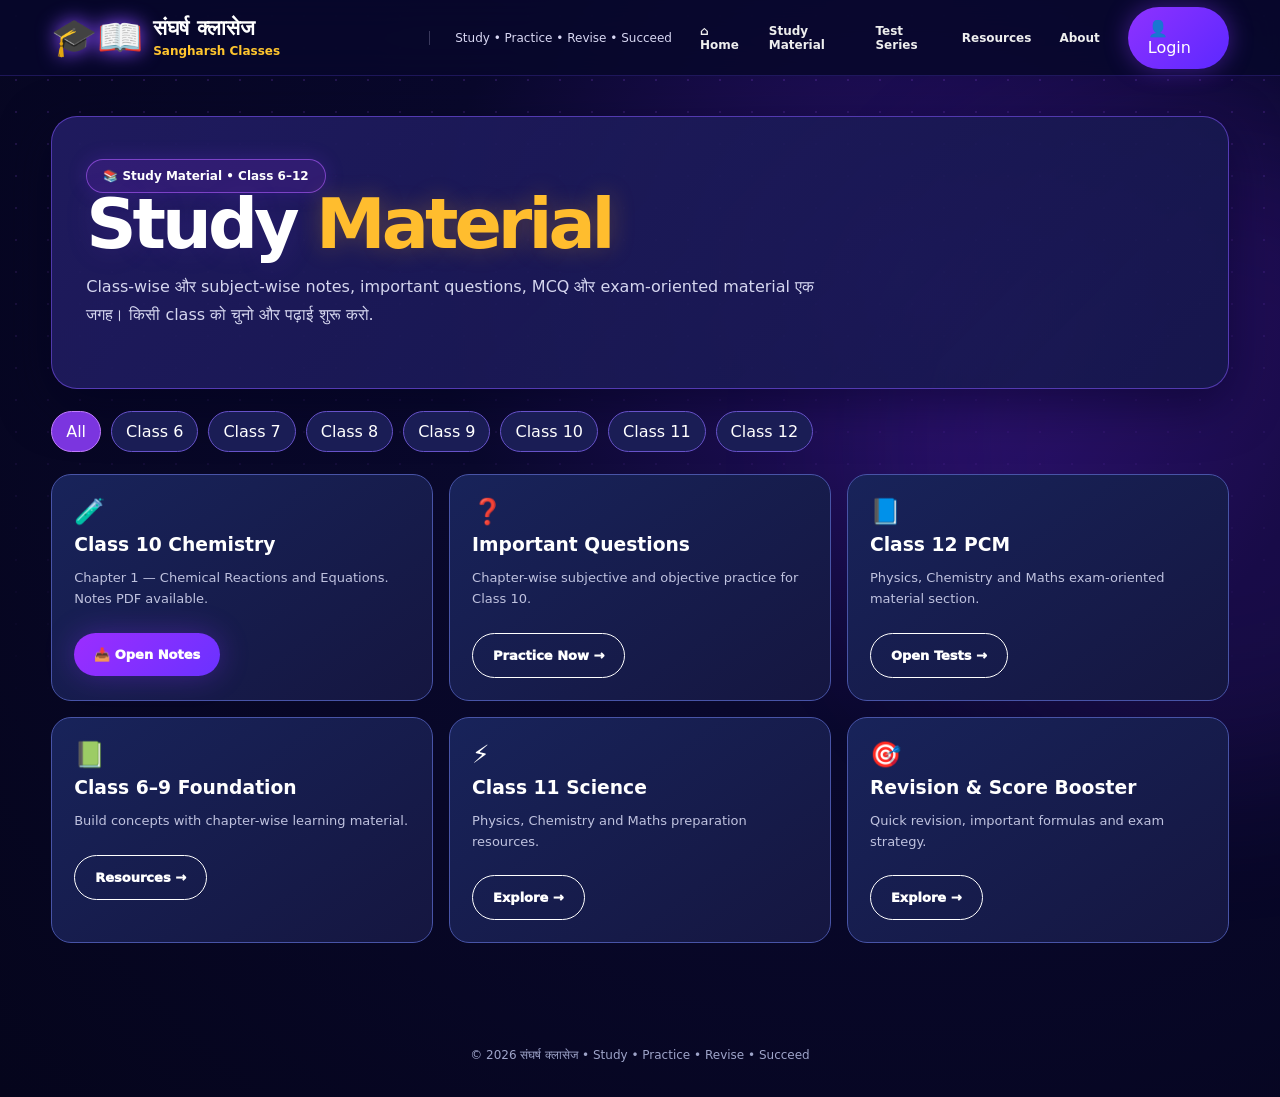
<file: study-material.html>
<!doctype html><html lang="hi"><head><meta charset="utf-8"><meta name="viewport" content="width=device-width,initial-scale=1"><title>Study Material — संघर्ष क्लासेज</title><style>
:root{--bg:#070827;--bg2:#10104a;--card:#15164c;--line:#5f43db;--purple:#8d35ff;--violet:#b54cff;--cyan:#28cfff;--gold:#ffc83d;--text:#fff;--muted:#c7c8e8}
*{box-sizing:border-box}html{scroll-behavior:smooth}body{margin:0;background:radial-gradient(circle at 70% 25%,#29116b 0,#09082c 38%,#05051c 100%);color:var(--text);font-family:Inter,system-ui,-apple-system,"Segoe UI",sans-serif;overflow-x:hidden}
body:before{content:"";position:fixed;inset:0;pointer-events:none;background-image:radial-gradient(#a95cff30 1px,transparent 1px);background-size:32px 32px;mask-image:linear-gradient(#000,transparent 82%);z-index:-2}
body:after{content:"";position:fixed;width:650px;height:650px;right:-250px;top:120px;border-radius:50%;background:#7d25ff22;filter:blur(80px);z-index:-1;animation:orb 10s ease-in-out infinite}@keyframes orb{50%{transform:translate(-70px,40px) scale(1.15)}}
a{text-decoration:none;color:inherit}button{font:inherit}
.nav{height:76px;position:sticky;top:0;z-index:100;background:#08082bdd;border-bottom:1px solid #6c4dff38;backdrop-filter:blur(18px)}.navin{width:min(1260px,92%);height:100%;margin:auto;display:flex;align-items:center;gap:28px}.brand{display:flex;align-items:center;gap:10px;min-width:350px}.brandmark{font-size:37px;filter:drop-shadow(0 0 10px #8b4cff)}.brand b{font-size:21px;display:block}.brand span{font-size:12px;color:#ffc52e;font-weight:900}.tagline{border-left:1px solid #aaa6c850;padding-left:25px;color:#d9d8f3;font-size:12px;white-space:nowrap}.links{display:flex;align-items:center;gap:28px;margin-left:auto;font-size:12px;font-weight:850;color:#eee}.links a{transition:.2s}.links a:hover{color:#d98cff}.login{padding:12px 20px;border-radius:999px;background:linear-gradient(135deg,#8e32ff,#5c28ff);box-shadow:0 0 25px #8637ff70}
.hero{width:min(1260px,92%);margin:auto;position:relative;min-height:500px;display:grid;grid-template-columns:48% 52%;align-items:center;padding:42px 0 22px}.hero:before{content:"";position:absolute;left:0;right:0;bottom:-40px;height:170px;background:radial-gradient(ellipse at 50% 100%,#7930ff65,transparent 65%);filter:blur(25px);z-index:-1}
.copy{z-index:3}.pill{display:inline-flex;align-items:center;gap:8px;border:1px solid #b05cff99;background:#7d2bcf35;border-radius:999px;padding:9px 16px;font-size:12px;font-weight:900;box-shadow:0 0 20px #8c35ff32}.pill b{font-size:16px}h1{font-size:clamp(50px,6vw,83px);line-height:.91;letter-spacing:-4px;margin:20px 0 10px;text-shadow:0 0 30px #8f42ff25}.gold{color:#ffbd2e;text-shadow:0 0 25px #ffb21d45}.copy h3{font-size:22px;margin:0 0 20px}.copy p{color:#d5d6ef;font-size:14px;line-height:1.8;max-width:580px}.actions{display:flex;gap:14px;margin-top:23px}.btn{padding:14px 20px;border-radius:999px;font-size:13px;font-weight:950;border:1px solid #fff;transition:.25s}.primary{border:0;background:linear-gradient(135deg,#9c2dff,#6a32ff);box-shadow:0 0 30px #8b32ff55}.btn:hover{transform:translateY(-4px);box-shadow:0 12px 35px #8d35ff55}
.visual{position:relative;height:475px}.student{position:absolute;right:4%;bottom:-3%;width:72%;height:92%;border-radius:45% 45% 20% 20%;background:radial-gradient(circle at 50% 25%,#ffe6c7 0 8%,transparent 9%),linear-gradient(145deg,#3a2a67,#171a46 50%,#090b2b);box-shadow:0 0 80px #813dff55;filter:saturate(1.1)}
.student{display:none}
.student-boy{position:absolute;right:3%;bottom:0;width:76%;height:100%;z-index:3}
.boy-glow{position:absolute;inset:5% 5% 0;border-radius:50%;background:radial-gradient(circle,#9c45ff50 0,#5b2dba20 42%,transparent 70%);filter:blur(10px)}
.boy{position:absolute;left:22%;bottom:0;width:58%;height:94%;filter:drop-shadow(0 18px 30px #0008)}
.face{position:absolute;left:24%;top:11%;width:52%;height:30%;border-radius:46% 46% 48% 48%;background:linear-gradient(145deg,#ffd8bb,#c98267);z-index:3;box-shadow:inset -10px -5px 18px #8d4b3b40}
.hair{position:absolute;left:20%;top:5%;width:60%;height:17%;background:#17162a;border-radius:60% 60% 35% 30%;z-index:4;transform:rotate(-4deg);box-shadow:0 4px 8px #0008}
.eye{position:absolute;top:45%;width:7px;height:7px;background:#18131a;border-radius:50%}.e1{left:28%}.e2{right:28%}
.smile{position:absolute;left:40%;top:66%;width:20%;height:8px;border-bottom:3px solid #7c3f3f;border-radius:0 0 50% 50%}
.neck{position:absolute;left:41%;top:38%;width:18%;height:12%;background:#b96f5a;z-index:2}
.shirt{position:absolute;left:7%;top:44%;width:86%;height:50%;border-radius:24% 24% 7% 7%;background:linear-gradient(135deg,#4328a5,#151c58);box-shadow:inset 0 0 30px #9c55ff22;z-index:2;border:1px solid #7955d9}
.shirt-logo{position:absolute;left:43%;top:22%;font-weight:1000;font-size:19px;color:#ffd04c;text-shadow:0 0 12px #ffc52f}
.arm{position:absolute;top:50%;width:18%;height:39%;border-radius:30px;background:linear-gradient(145deg,#d28b72,#8f5548);z-index:1}.arm-left{left:0;transform:rotate(8deg)}.arm-right{right:0;transform:rotate(-8deg)}
.laptop{position:absolute;z-index:5;left:20%;top:66%;width:60%;height:16%;background:#20213d;border:3px solid #8e7cff;border-radius:9px 9px 4px 4px;text-align:center;padding-top:8px;box-shadow:0 0 22px #8b5cff66}
@media(max-width:580px){.student-boy{width:78%;height:92%;right:0}.boy{left:20%;width:60%}}
.student:before{content:"🎓";position:absolute;top:-28px;left:35%;font-size:76px;filter:drop-shadow(0 0 16px #ffc22e)}.student:after{content:"🎒";position:absolute;left:6%;bottom:5%;font-size:95px;transform:rotate(-10deg)}.book{position:absolute;right:30%;bottom:8%;z-index:4;background:#17184b;border:2px solid #7c68ff;border-radius:10px;padding:16px 21px;font-weight:950;box-shadow:0 0 35px #7b46ff80;transform:rotate(-3deg)}.book small{display:block;color:#ffc63b;margin-top:4px}
.subject{position:absolute;z-index:5;padding:11px 16px;border-radius:13px;background:#26205aee;border:1px solid #795aff;box-shadow:0 0 25px #5d40ff65;font-weight:950;animation:float 4s ease-in-out infinite}.s1{left:3%;top:18%;color:#6bdcff}.s2{left:0;top:43%;color:#9df3ff;animation-delay:-1s}.s3{left:10%;bottom:17%;color:#c5a2ff;animation-delay:-2s}.s4{right:0;top:19%;color:#86efc5;animation-delay:-3s}.s5{right:-2%;top:43%;color:#d7b2ff;animation-delay:-1.5s}.s6{right:5%;bottom:16%;color:#a9e9ff;animation-delay:-2.5s}.s7{left:23%;top:4%;color:#ffd36a;animation-delay:-.7s}.s8{right:21%;top:5%;color:#ff9fd8;animation-delay:-2.2s}@keyframes float{50%{transform:translateY(-10px) rotate(1deg)}}
.section{width:min(1260px,92%);margin:0 auto 22px}.glass{background:linear-gradient(135deg,#211c62cc,#15184bd9);border:1px solid #8458ff8a;border-radius:22px;box-shadow:0 15px 50px #02021d80,inset 0 1px #ffffff0d;backdrop-filter:blur(15px)}.classes{padding:18px 26px}.sectionhead{display:flex;justify-content:space-between;align-items:center;margin-bottom:15px}.sectionhead h2{font-size:19px;margin:0}.sectionhead span{font-size:11px;color:#ddd9f4}.classgrid{display:grid;grid-template-columns:repeat(7,1fr);gap:18px}.class{position:relative;overflow:hidden;border-radius:15px;padding:20px 8px;text-align:center;background:linear-gradient(145deg,#3b218c,#192459);border:1px solid #7655e9;transition:.3s}.class:nth-child(2n){background:linear-gradient(145deg,#19366d,#192b5e)}.class:nth-child(3n){background:linear-gradient(145deg,#0f5e69,#183d58)}.class:nth-child(4n){background:linear-gradient(145deg,#74247c,#342060)}.class:nth-child(5n){background:linear-gradient(145deg,#6b4030,#343052)}.class:hover{transform:translateY(-8px) scale(1.03);box-shadow:0 0 28px #8748ff80}.cap{font-size:25px}.class b{display:block;font-size:17px;margin-top:8px}.class small{color:#bfc2df}.selected{box-shadow:0 0 30px #ffc53f80;border-color:#ffc83d!important}.crown{position:absolute;right:8px;top:5px;color:#ffd43d}
.subject-strip{padding:18px 26px}.subject-list{display:flex;flex-wrap:wrap;gap:10px}.subject-list span{padding:10px 15px;border-radius:999px;background:#1a1d55;border:1px solid #6752c9;color:#eeeaff;font-size:11px;font-weight:850;box-shadow:inset 0 1px #ffffff0a;transition:.25s}.subject-list span:hover{transform:translateY(-3px);border-color:#b06cff;box-shadow:0 0 18px #8b45ff45}.features{display:grid;grid-template-columns:repeat(4,1fr);gap:12px;margin-top:18px}.feature{padding:18px 13px;border-radius:17px;background:linear-gradient(145deg,#18235a,#151640);border:1px solid #3e4b9b;transition:.25s}.feature:hover{transform:translateY(-6px);border-color:#9a63ff;box-shadow:0 0 25px #773cff30}.fi{font-size:25px;margin-bottom:8px}.feature b{font-size:12px;display:block}.feature span{font-size:9px;color:#b9bdd9;line-height:1.5}
.stats{padding:18px 28px;display:grid;grid-template-columns:repeat(4,1fr);gap:0;background:linear-gradient(90deg,#6b20b8,#34218e,#6b20b8);border-color:#bd62ff}.stat{text-align:center;border-right:1px solid #ffffff25}.stat:last-child{border:0}.stat b{font-size:25px}.stat span{display:block;color:#e4dff8;font-size:10px;margin-top:3px}
@media(max-width:950px){.brand{min-width:auto}.tagline,.links{display:none}.hero{grid-template-columns:1fr}.visual{height:400px}.classgrid{grid-template-columns:repeat(4,1fr)}.features{grid-template-columns:repeat(2,1fr)}}
@media(max-width:580px){.navin{justify-content:space-between}.brand b{font-size:16px}.brand span{font-size:9px}.login{padding:9px 13px}.hero{padding-top:35px}.hero h1{font-size:50px}.copy h3{font-size:18px}.copy p{font-size:12px}.actions{flex-direction:column}.visual{height:340px}.student{width:72%;height:85%}.subject{font-size:9px;padding:8px 10px}.s1{left:0}.s2{left:0}.s3{left:4%}.s4{right:0}.s5{right:-1%}.s6{right:2%}.book{right:28%;padding:11px 13px;font-size:10px}.classgrid{grid-template-columns:repeat(2,1fr)}.features{grid-template-columns:repeat(2,1fr)}.stats{grid-template-columns:repeat(2,1fr);gap:15px}.stat{border:0}.classes{padding:15px}.sectionhead h2{font-size:16px}.sectionhead span{display:none}}

.pagewrap{width:min(1200px,92%);margin:40px auto 70px}
.pagehero{padding:42px 34px;border-radius:26px;background:linear-gradient(135deg,#211c62ee,#15184bde);border:1px solid #8458ff8a;box-shadow:0 15px 50px #02021d80}
.pagehero h1{font-size:clamp(40px,6vw,70px);margin:0 0 12px}.pagehero p{max-width:760px;color:#d5d6ef;line-height:1.8}
.grid{display:grid;grid-template-columns:repeat(3,1fr);gap:16px;margin-top:22px}.card{padding:22px;border-radius:20px;background:linear-gradient(145deg,#18235a,#151640);border:1px solid #4854a7;transition:.25s}.card:hover{transform:translateY(-6px);border-color:#a46bff;box-shadow:0 0 28px #773cff35}.card h3{margin:8px 0}.card p{color:#bfc2df;font-size:13px;line-height:1.6}.card .btn{display:inline-block;margin-top:10px}
.filterbar{display:flex;gap:10px;flex-wrap:wrap;margin:22px 0}.filterbar button{padding:10px 14px;border-radius:999px;border:1px solid #6752c9;background:#1a1d55;color:#fff;cursor:pointer}.filterbar button.active{background:#7b35df;border-color:#c17cff}
.form{max-width:520px;margin:24px auto}.field{margin:14px 0}.field label{display:block;font-size:12px;font-weight:800;margin-bottom:7px}.field input{width:100%;padding:14px;border-radius:12px;border:1px solid #5c55a0;background:#0d1034;color:#fff;outline:none}.field input:focus{border-color:#b06cff;box-shadow:0 0 18px #8b45ff30}
.notice{padding:14px 16px;border-radius:14px;background:#251c55;border:1px solid #6f54d6;color:#ddd9f4;margin-top:18px}
.quiz-question{padding:20px;margin:16px 0;border-radius:18px;background:#171947;border:1px solid #454da0}.quiz-question h3{font-size:15px}.option{display:block;margin:9px 0;padding:11px 12px;border:1px solid #41488d;border-radius:10px;cursor:pointer}.option:hover{border-color:#a46bff;background:#211d59}.score{font-size:22px;font-weight:900;margin-top:18px;color:#ffd05a}
footer{padding:35px 20px;text-align:center;color:#9ea4c9;font-size:12px}
@media(max-width:800px){.grid{grid-template-columns:1fr 1fr}}@media(max-width:580px){.grid{grid-template-columns:1fr}.pagehero{padding:28px 20px}}
</style></head><body><nav class="nav"><div class="navin"><a class="brand" href="index.html"><div class="brandmark">🎓📖</div><div><b>संघर्ष क्लासेज</b><span>Sangharsh Classes</span></div></a><div class="tagline">Study • Practice • Revise • Succeed</div><div class="links"><a href="index.html">⌂ Home</a><a href="study-material.html">Study Material</a><a href="test-series.html">Test Series</a><a href="resources.html">Resources</a><a href="about.html">About</a></div><a class="login" href="login.html" data-auth-link>👤 Login</a></div></nav><main class="pagewrap"><section class="pagehero"><div class="pill">📚 Study Material • Class 6–12</div><h1>Study <span class="gold">Material</span></h1><p>Class-wise और subject-wise notes, important questions, MCQ और exam-oriented material एक जगह। किसी class को चुनो और पढ़ाई शुरू करो.</p></section>
<section class="filterbar"><button class="active" onclick="filterCards('all',this)">All</button><button onclick="filterCards('6',this)">Class 6</button><button onclick="filterCards('7',this)">Class 7</button><button onclick="filterCards('8',this)">Class 8</button><button onclick="filterCards('9',this)">Class 9</button><button onclick="filterCards('10',this)">Class 10</button><button onclick="filterCards('11',this)">Class 11</button><button onclick="filterCards('12',this)">Class 12</button></section>
<section class="grid" id="cards">
<div class="card material" data-class="10"><div class="fi">🧪</div><h3>Class 10 Chemistry</h3><p>Chapter 1 — Chemical Reactions and Equations. Notes PDF available.</p><a class="btn primary" href="notes/class-10-chemistry-chapter-1.pdf" target="_blank">📥 Open Notes</a></div>
<div class="card material" data-class="10"><div class="fi">❓</div><h3>Important Questions</h3><p>Chapter-wise subjective and objective practice for Class 10.</p><a class="btn" href="test-series.html">Practice Now →</a></div>
<div class="card material" data-class="12"><div class="fi">📘</div><h3>Class 12 PCM</h3><p>Physics, Chemistry and Maths exam-oriented material section.</p><a class="btn" href="test-series.html">Open Tests →</a></div>
<div class="card material" data-class="6"><div class="fi">📗</div><h3>Class 6–9 Foundation</h3><p>Build concepts with chapter-wise learning material.</p><a class="btn" href="resources.html">Resources →</a></div>
<div class="card material" data-class="11"><div class="fi">⚡</div><h3>Class 11 Science</h3><p>Physics, Chemistry and Maths preparation resources.</p><a class="btn" href="resources.html">Explore →</a></div>
<div class="card material" data-class="12"><div class="fi">🎯</div><h3>Revision & Score Booster</h3><p>Quick revision, important formulas and exam strategy.</p><a class="btn" href="resources.html">Explore →</a></div>
</section></main>
<script>
function filterCards(c,b){document.querySelectorAll('.filterbar button').forEach(x=>x.classList.remove('active'));b.classList.add('active');document.querySelectorAll('.material').forEach(x=>x.style.display=(c==='all'||x.dataset.class===c)?'block':'none')}
const q=new URLSearchParams(location.search).get('class');if(q){document.querySelectorAll('.filterbar button').forEach(b=>{if(b.textContent.includes(q)){filterCards(q,b)}})}
</script><footer>© 2026 संघर्ष क्लासेज • Study • Practice • Revise • Succeed</footer><script src="auth.js"></script></body></html>
</file>
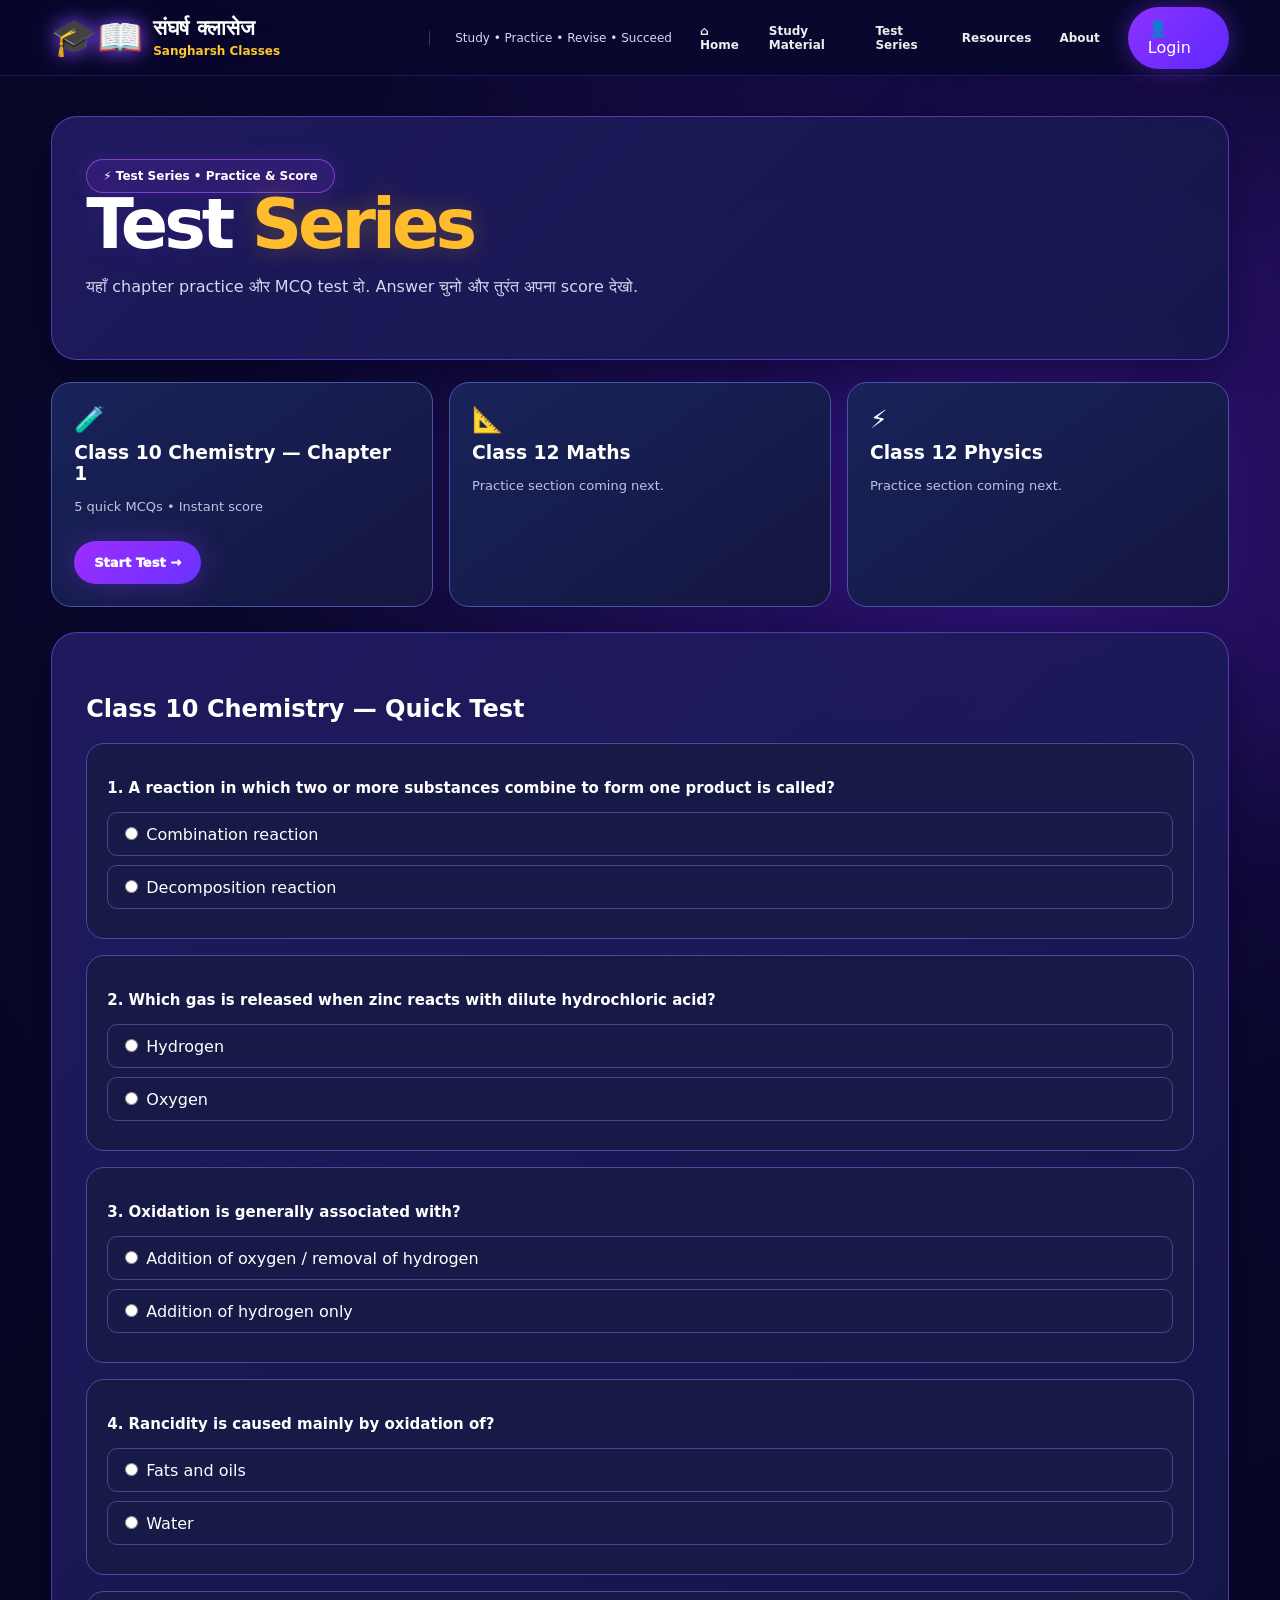
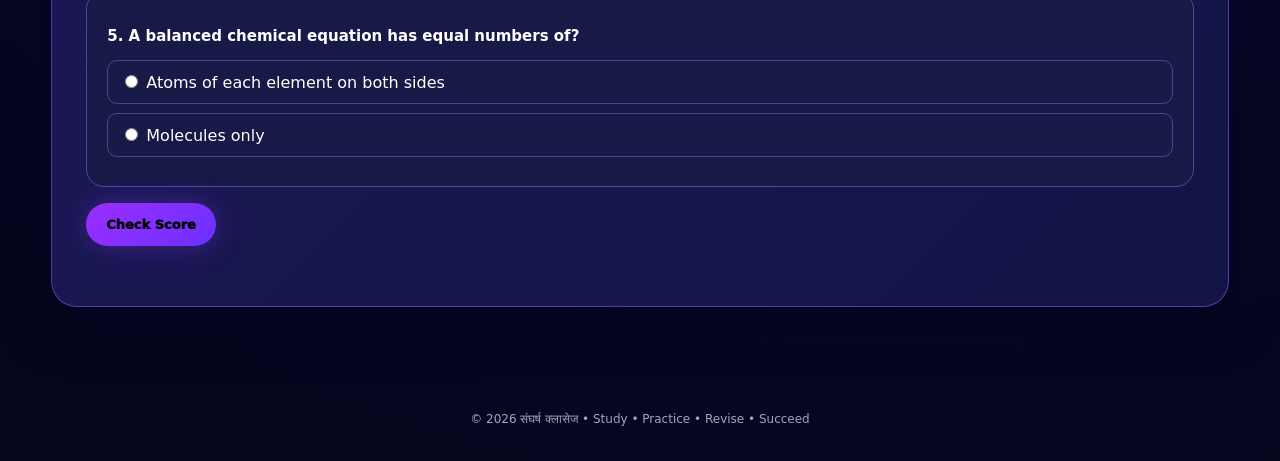
<file: test-series.html>
<!doctype html><html lang="hi"><head><meta charset="utf-8"><meta name="viewport" content="width=device-width,initial-scale=1"><title>Test Series — संघर्ष क्लासेज</title><style>
:root{--bg:#070827;--bg2:#10104a;--card:#15164c;--line:#5f43db;--purple:#8d35ff;--violet:#b54cff;--cyan:#28cfff;--gold:#ffc83d;--text:#fff;--muted:#c7c8e8}
*{box-sizing:border-box}html{scroll-behavior:smooth}body{margin:0;background:radial-gradient(circle at 70% 25%,#29116b 0,#09082c 38%,#05051c 100%);color:var(--text);font-family:Inter,system-ui,-apple-system,"Segoe UI",sans-serif;overflow-x:hidden}
body:before{content:"";position:fixed;inset:0;pointer-events:none;background-image:radial-gradient(#a95cff30 1px,transparent 1px);background-size:32px 32px;mask-image:linear-gradient(#000,transparent 82%);z-index:-2}
body:after{content:"";position:fixed;width:650px;height:650px;right:-250px;top:120px;border-radius:50%;background:#7d25ff22;filter:blur(80px);z-index:-1;animation:orb 10s ease-in-out infinite}@keyframes orb{50%{transform:translate(-70px,40px) scale(1.15)}}
a{text-decoration:none;color:inherit}button{font:inherit}
.nav{height:76px;position:sticky;top:0;z-index:100;background:#08082bdd;border-bottom:1px solid #6c4dff38;backdrop-filter:blur(18px)}.navin{width:min(1260px,92%);height:100%;margin:auto;display:flex;align-items:center;gap:28px}.brand{display:flex;align-items:center;gap:10px;min-width:350px}.brandmark{font-size:37px;filter:drop-shadow(0 0 10px #8b4cff)}.brand b{font-size:21px;display:block}.brand span{font-size:12px;color:#ffc52e;font-weight:900}.tagline{border-left:1px solid #aaa6c850;padding-left:25px;color:#d9d8f3;font-size:12px;white-space:nowrap}.links{display:flex;align-items:center;gap:28px;margin-left:auto;font-size:12px;font-weight:850;color:#eee}.links a{transition:.2s}.links a:hover{color:#d98cff}.login{padding:12px 20px;border-radius:999px;background:linear-gradient(135deg,#8e32ff,#5c28ff);box-shadow:0 0 25px #8637ff70}
.hero{width:min(1260px,92%);margin:auto;position:relative;min-height:500px;display:grid;grid-template-columns:48% 52%;align-items:center;padding:42px 0 22px}.hero:before{content:"";position:absolute;left:0;right:0;bottom:-40px;height:170px;background:radial-gradient(ellipse at 50% 100%,#7930ff65,transparent 65%);filter:blur(25px);z-index:-1}
.copy{z-index:3}.pill{display:inline-flex;align-items:center;gap:8px;border:1px solid #b05cff99;background:#7d2bcf35;border-radius:999px;padding:9px 16px;font-size:12px;font-weight:900;box-shadow:0 0 20px #8c35ff32}.pill b{font-size:16px}h1{font-size:clamp(50px,6vw,83px);line-height:.91;letter-spacing:-4px;margin:20px 0 10px;text-shadow:0 0 30px #8f42ff25}.gold{color:#ffbd2e;text-shadow:0 0 25px #ffb21d45}.copy h3{font-size:22px;margin:0 0 20px}.copy p{color:#d5d6ef;font-size:14px;line-height:1.8;max-width:580px}.actions{display:flex;gap:14px;margin-top:23px}.btn{padding:14px 20px;border-radius:999px;font-size:13px;font-weight:950;border:1px solid #fff;transition:.25s}.primary{border:0;background:linear-gradient(135deg,#9c2dff,#6a32ff);box-shadow:0 0 30px #8b32ff55}.btn:hover{transform:translateY(-4px);box-shadow:0 12px 35px #8d35ff55}
.visual{position:relative;height:475px}.student{position:absolute;right:4%;bottom:-3%;width:72%;height:92%;border-radius:45% 45% 20% 20%;background:radial-gradient(circle at 50% 25%,#ffe6c7 0 8%,transparent 9%),linear-gradient(145deg,#3a2a67,#171a46 50%,#090b2b);box-shadow:0 0 80px #813dff55;filter:saturate(1.1)}
.student{display:none}
.student-boy{position:absolute;right:3%;bottom:0;width:76%;height:100%;z-index:3}
.boy-glow{position:absolute;inset:5% 5% 0;border-radius:50%;background:radial-gradient(circle,#9c45ff50 0,#5b2dba20 42%,transparent 70%);filter:blur(10px)}
.boy{position:absolute;left:22%;bottom:0;width:58%;height:94%;filter:drop-shadow(0 18px 30px #0008)}
.face{position:absolute;left:24%;top:11%;width:52%;height:30%;border-radius:46% 46% 48% 48%;background:linear-gradient(145deg,#ffd8bb,#c98267);z-index:3;box-shadow:inset -10px -5px 18px #8d4b3b40}
.hair{position:absolute;left:20%;top:5%;width:60%;height:17%;background:#17162a;border-radius:60% 60% 35% 30%;z-index:4;transform:rotate(-4deg);box-shadow:0 4px 8px #0008}
.eye{position:absolute;top:45%;width:7px;height:7px;background:#18131a;border-radius:50%}.e1{left:28%}.e2{right:28%}
.smile{position:absolute;left:40%;top:66%;width:20%;height:8px;border-bottom:3px solid #7c3f3f;border-radius:0 0 50% 50%}
.neck{position:absolute;left:41%;top:38%;width:18%;height:12%;background:#b96f5a;z-index:2}
.shirt{position:absolute;left:7%;top:44%;width:86%;height:50%;border-radius:24% 24% 7% 7%;background:linear-gradient(135deg,#4328a5,#151c58);box-shadow:inset 0 0 30px #9c55ff22;z-index:2;border:1px solid #7955d9}
.shirt-logo{position:absolute;left:43%;top:22%;font-weight:1000;font-size:19px;color:#ffd04c;text-shadow:0 0 12px #ffc52f}
.arm{position:absolute;top:50%;width:18%;height:39%;border-radius:30px;background:linear-gradient(145deg,#d28b72,#8f5548);z-index:1}.arm-left{left:0;transform:rotate(8deg)}.arm-right{right:0;transform:rotate(-8deg)}
.laptop{position:absolute;z-index:5;left:20%;top:66%;width:60%;height:16%;background:#20213d;border:3px solid #8e7cff;border-radius:9px 9px 4px 4px;text-align:center;padding-top:8px;box-shadow:0 0 22px #8b5cff66}
@media(max-width:580px){.student-boy{width:78%;height:92%;right:0}.boy{left:20%;width:60%}}
.student:before{content:"🎓";position:absolute;top:-28px;left:35%;font-size:76px;filter:drop-shadow(0 0 16px #ffc22e)}.student:after{content:"🎒";position:absolute;left:6%;bottom:5%;font-size:95px;transform:rotate(-10deg)}.book{position:absolute;right:30%;bottom:8%;z-index:4;background:#17184b;border:2px solid #7c68ff;border-radius:10px;padding:16px 21px;font-weight:950;box-shadow:0 0 35px #7b46ff80;transform:rotate(-3deg)}.book small{display:block;color:#ffc63b;margin-top:4px}
.subject{position:absolute;z-index:5;padding:11px 16px;border-radius:13px;background:#26205aee;border:1px solid #795aff;box-shadow:0 0 25px #5d40ff65;font-weight:950;animation:float 4s ease-in-out infinite}.s1{left:3%;top:18%;color:#6bdcff}.s2{left:0;top:43%;color:#9df3ff;animation-delay:-1s}.s3{left:10%;bottom:17%;color:#c5a2ff;animation-delay:-2s}.s4{right:0;top:19%;color:#86efc5;animation-delay:-3s}.s5{right:-2%;top:43%;color:#d7b2ff;animation-delay:-1.5s}.s6{right:5%;bottom:16%;color:#a9e9ff;animation-delay:-2.5s}.s7{left:23%;top:4%;color:#ffd36a;animation-delay:-.7s}.s8{right:21%;top:5%;color:#ff9fd8;animation-delay:-2.2s}@keyframes float{50%{transform:translateY(-10px) rotate(1deg)}}
.section{width:min(1260px,92%);margin:0 auto 22px}.glass{background:linear-gradient(135deg,#211c62cc,#15184bd9);border:1px solid #8458ff8a;border-radius:22px;box-shadow:0 15px 50px #02021d80,inset 0 1px #ffffff0d;backdrop-filter:blur(15px)}.classes{padding:18px 26px}.sectionhead{display:flex;justify-content:space-between;align-items:center;margin-bottom:15px}.sectionhead h2{font-size:19px;margin:0}.sectionhead span{font-size:11px;color:#ddd9f4}.classgrid{display:grid;grid-template-columns:repeat(7,1fr);gap:18px}.class{position:relative;overflow:hidden;border-radius:15px;padding:20px 8px;text-align:center;background:linear-gradient(145deg,#3b218c,#192459);border:1px solid #7655e9;transition:.3s}.class:nth-child(2n){background:linear-gradient(145deg,#19366d,#192b5e)}.class:nth-child(3n){background:linear-gradient(145deg,#0f5e69,#183d58)}.class:nth-child(4n){background:linear-gradient(145deg,#74247c,#342060)}.class:nth-child(5n){background:linear-gradient(145deg,#6b4030,#343052)}.class:hover{transform:translateY(-8px) scale(1.03);box-shadow:0 0 28px #8748ff80}.cap{font-size:25px}.class b{display:block;font-size:17px;margin-top:8px}.class small{color:#bfc2df}.selected{box-shadow:0 0 30px #ffc53f80;border-color:#ffc83d!important}.crown{position:absolute;right:8px;top:5px;color:#ffd43d}
.subject-strip{padding:18px 26px}.subject-list{display:flex;flex-wrap:wrap;gap:10px}.subject-list span{padding:10px 15px;border-radius:999px;background:#1a1d55;border:1px solid #6752c9;color:#eeeaff;font-size:11px;font-weight:850;box-shadow:inset 0 1px #ffffff0a;transition:.25s}.subject-list span:hover{transform:translateY(-3px);border-color:#b06cff;box-shadow:0 0 18px #8b45ff45}.features{display:grid;grid-template-columns:repeat(4,1fr);gap:12px;margin-top:18px}.feature{padding:18px 13px;border-radius:17px;background:linear-gradient(145deg,#18235a,#151640);border:1px solid #3e4b9b;transition:.25s}.feature:hover{transform:translateY(-6px);border-color:#9a63ff;box-shadow:0 0 25px #773cff30}.fi{font-size:25px;margin-bottom:8px}.feature b{font-size:12px;display:block}.feature span{font-size:9px;color:#b9bdd9;line-height:1.5}
.stats{padding:18px 28px;display:grid;grid-template-columns:repeat(4,1fr);gap:0;background:linear-gradient(90deg,#6b20b8,#34218e,#6b20b8);border-color:#bd62ff}.stat{text-align:center;border-right:1px solid #ffffff25}.stat:last-child{border:0}.stat b{font-size:25px}.stat span{display:block;color:#e4dff8;font-size:10px;margin-top:3px}
@media(max-width:950px){.brand{min-width:auto}.tagline,.links{display:none}.hero{grid-template-columns:1fr}.visual{height:400px}.classgrid{grid-template-columns:repeat(4,1fr)}.features{grid-template-columns:repeat(2,1fr)}}
@media(max-width:580px){.navin{justify-content:space-between}.brand b{font-size:16px}.brand span{font-size:9px}.login{padding:9px 13px}.hero{padding-top:35px}.hero h1{font-size:50px}.copy h3{font-size:18px}.copy p{font-size:12px}.actions{flex-direction:column}.visual{height:340px}.student{width:72%;height:85%}.subject{font-size:9px;padding:8px 10px}.s1{left:0}.s2{left:0}.s3{left:4%}.s4{right:0}.s5{right:-1%}.s6{right:2%}.book{right:28%;padding:11px 13px;font-size:10px}.classgrid{grid-template-columns:repeat(2,1fr)}.features{grid-template-columns:repeat(2,1fr)}.stats{grid-template-columns:repeat(2,1fr);gap:15px}.stat{border:0}.classes{padding:15px}.sectionhead h2{font-size:16px}.sectionhead span{display:none}}

.pagewrap{width:min(1200px,92%);margin:40px auto 70px}
.pagehero{padding:42px 34px;border-radius:26px;background:linear-gradient(135deg,#211c62ee,#15184bde);border:1px solid #8458ff8a;box-shadow:0 15px 50px #02021d80}
.pagehero h1{font-size:clamp(40px,6vw,70px);margin:0 0 12px}.pagehero p{max-width:760px;color:#d5d6ef;line-height:1.8}
.grid{display:grid;grid-template-columns:repeat(3,1fr);gap:16px;margin-top:22px}.card{padding:22px;border-radius:20px;background:linear-gradient(145deg,#18235a,#151640);border:1px solid #4854a7;transition:.25s}.card:hover{transform:translateY(-6px);border-color:#a46bff;box-shadow:0 0 28px #773cff35}.card h3{margin:8px 0}.card p{color:#bfc2df;font-size:13px;line-height:1.6}.card .btn{display:inline-block;margin-top:10px}
.filterbar{display:flex;gap:10px;flex-wrap:wrap;margin:22px 0}.filterbar button{padding:10px 14px;border-radius:999px;border:1px solid #6752c9;background:#1a1d55;color:#fff;cursor:pointer}.filterbar button.active{background:#7b35df;border-color:#c17cff}
.form{max-width:520px;margin:24px auto}.field{margin:14px 0}.field label{display:block;font-size:12px;font-weight:800;margin-bottom:7px}.field input{width:100%;padding:14px;border-radius:12px;border:1px solid #5c55a0;background:#0d1034;color:#fff;outline:none}.field input:focus{border-color:#b06cff;box-shadow:0 0 18px #8b45ff30}
.notice{padding:14px 16px;border-radius:14px;background:#251c55;border:1px solid #6f54d6;color:#ddd9f4;margin-top:18px}
.quiz-question{padding:20px;margin:16px 0;border-radius:18px;background:#171947;border:1px solid #454da0}.quiz-question h3{font-size:15px}.option{display:block;margin:9px 0;padding:11px 12px;border:1px solid #41488d;border-radius:10px;cursor:pointer}.option:hover{border-color:#a46bff;background:#211d59}.score{font-size:22px;font-weight:900;margin-top:18px;color:#ffd05a}
footer{padding:35px 20px;text-align:center;color:#9ea4c9;font-size:12px}
@media(max-width:800px){.grid{grid-template-columns:1fr 1fr}}@media(max-width:580px){.grid{grid-template-columns:1fr}.pagehero{padding:28px 20px}}
</style></head><body><nav class="nav"><div class="navin"><a class="brand" href="index.html"><div class="brandmark">🎓📖</div><div><b>संघर्ष क्लासेज</b><span>Sangharsh Classes</span></div></a><div class="tagline">Study • Practice • Revise • Succeed</div><div class="links"><a href="index.html">⌂ Home</a><a href="study-material.html">Study Material</a><a href="test-series.html">Test Series</a><a href="resources.html">Resources</a><a href="about.html">About</a></div><a class="login" href="login.html" data-auth-link>👤 Login</a></div></nav><main class="pagewrap"><section class="pagehero"><div class="pill">⚡ Test Series • Practice & Score</div><h1>Test <span class="gold">Series</span></h1><p>यहाँ chapter practice और MCQ test दो. Answer चुनो और तुरंत अपना score देखो.</p></section>
<section class="grid"><div class="card"><div class="fi">🧪</div><h3>Class 10 Chemistry — Chapter 1</h3><p>5 quick MCQs • Instant score</p><a class="btn primary" href="#quiz">Start Test →</a></div><div class="card"><div class="fi">📐</div><h3>Class 12 Maths</h3><p>Practice section coming next.</p></div><div class="card"><div class="fi">⚡</div><h3>Class 12 Physics</h3><p>Practice section coming next.</p></div></section>
<section id="quiz" class="pagehero" style="margin-top:25px"><h2>Class 10 Chemistry — Quick Test</h2><form id="quizform">
<div class="quiz-question"><h3>1. A reaction in which two or more substances combine to form one product is called?</h3><label class="option"><input type="radio" name="q1" value="1"> Combination reaction</label><label class="option"><input type="radio" name="q1" value="0"> Decomposition reaction</label></div>
<div class="quiz-question"><h3>2. Which gas is released when zinc reacts with dilute hydrochloric acid?</h3><label class="option"><input type="radio" name="q2" value="1"> Hydrogen</label><label class="option"><input type="radio" name="q2" value="0"> Oxygen</label></div>
<div class="quiz-question"><h3>3. Oxidation is generally associated with?</h3><label class="option"><input type="radio" name="q3" value="1"> Addition of oxygen / removal of hydrogen</label><label class="option"><input type="radio" name="q3" value="0"> Addition of hydrogen only</label></div>
<div class="quiz-question"><h3>4. Rancidity is caused mainly by oxidation of?</h3><label class="option"><input type="radio" name="q4" value="1"> Fats and oils</label><label class="option"><input type="radio" name="q4" value="0"> Water</label></div>
<div class="quiz-question"><h3>5. A balanced chemical equation has equal numbers of?</h3><label class="option"><input type="radio" name="q5" value="1"> Atoms of each element on both sides</label><label class="option"><input type="radio" name="q5" value="0"> Molecules only</label></div>
<button class="btn primary" type="submit">Check Score</button><div id="score" class="score"></div></form></section></main>
<script>document.getElementById('quizform').addEventListener('submit',e=>{e.preventDefault();let s=0;for(let i=1;i<=5;i++){let x=document.querySelector('input[name=q'+i+']:checked');if(x)s+=Number(x.value)}document.getElementById('score').textContent='Your Score: '+s+'/5 '+(s===5?'🎉 Excellent!':s>=3?'👍 Good job!':'📚 Revise and try again!')})</script><footer>© 2026 संघर्ष क्लासेज • Study • Practice • Revise • Succeed</footer><script src="auth.js"></script></body></html>
</file>
<file: style.css>
:root{--bg:#070827;--panel:#15164c;--purple:#8d35ff;--violet:#b54cff;--cyan:#28cfff;--gold:#ffc83d;--text:#fff;--muted:#c7c8e8}
*{box-sizing:border-box}html{scroll-behavior:smooth}body{margin:0;background:radial-gradient(circle at 70% 15%,#29116b 0,#09082c 42%,#05051c 100%);color:var(--text);font-family:Inter,system-ui,-apple-system,"Segoe UI",sans-serif;min-height:100vh}
a{text-decoration:none;color:inherit}button{font:inherit;cursor:pointer}
.nav{position:sticky;top:0;z-index:10;background:#08082bdd;border-bottom:1px solid #6c4dff55;backdrop-filter:blur(16px)}
.navin{width:min(1180px,92%);min-height:72px;margin:auto;display:flex;align-items:center;gap:20px}
.brand{display:flex;align-items:center;gap:10px;font-weight:900}.brand-icon{font-size:32px}.brand small{display:block;color:var(--gold);font-size:10px;letter-spacing:1px}
.navlinks{display:flex;gap:20px;margin-left:auto;font-size:13px;color:#e4defe}.navlinks a:hover{color:#d69bff}
.wrap{width:min(1180px,92%);margin:38px auto 70px}
.hero,.panel{border:1px solid #8458ff88;background:linear-gradient(135deg,#211c62df,#11143fdc);border-radius:24px;box-shadow:0 16px 50px #02021d88}
.hero{padding:clamp(26px,5vw,54px);position:relative;overflow:hidden}.eyebrow{display:inline-block;padding:8px 13px;border:1px solid #b05cff99;background:#7d2bcf35;border-radius:99px;font-size:12px;font-weight:850}
h1{font-size:clamp(38px,6vw,70px);line-height:1;margin:18px 0 12px;letter-spacing:-2px}.gold{color:var(--gold)}.muted{color:var(--muted);line-height:1.75}
.btn{display:inline-flex;align-items:center;justify-content:center;padding:12px 17px;border-radius:12px;background:linear-gradient(135deg,#9c2dff,#6a32ff);font-weight:850;font-size:13px;border:0;color:white}.btn.secondary{background:#171947;border:1px solid #6558b5}
.section-title{display:flex;align-items:center;justify-content:space-between;gap:12px;margin:28px 0 14px}.section-title h2{font-size:21px;margin:0}.section-title small{color:var(--muted)}
.class-grid,.subject-grid,.resource-grid{display:grid;grid-template-columns:repeat(4,1fr);gap:14px}
.class-card,.subject-card,.resource-card{padding:20px;border:1px solid #4c55a5;border-radius:18px;background:linear-gradient(145deg,#18235a,#151640);transition:.2s}
.class-card:hover,.subject-card:hover,.resource-card:hover{transform:translateY(-4px);border-color:#b06cff;box-shadow:0 0 24px #773cff35}
.class-card{text-align:center;padding:24px 12px}.class-card .emoji{font-size:30px}.class-card b{display:block;margin:9px 0 5px}.class-card small,.subject-card p,.resource-card p{color:var(--muted);font-size:12px;line-height:1.6}
.subject-card .emoji,.resource-card .emoji{font-size:27px}.subject-card h3,.resource-card h3{margin:9px 0 5px}
.toolbar{display:flex;gap:9px;flex-wrap:wrap;margin:22px 0}.tab{border:1px solid #6752c9;background:#1a1d55;color:#fff;padding:10px 15px;border-radius:99px}.tab.active{background:#7b35df;border-color:#c17cff}
.content-panel{padding:22px;margin-top:15px}.chapter-list{display:grid;grid-template-columns:repeat(2,1fr);gap:10px;margin-top:14px}.chapter{padding:14px;border-radius:12px;background:#11143e;border:1px solid #41488d}.chapter strong{display:block;font-size:13px}.chapter span{color:var(--muted);font-size:11px}
.notice{padding:14px;border:1px solid #6954c6;background:#241c55;border-radius:13px;color:#e6defe;font-size:13px;line-height:1.6}
footer{text-align:center;padding:28px;color:#9ea4c9;font-size:12px}
@media(max-width:850px){.class-grid,.subject-grid,.resource-grid{grid-template-columns:repeat(2,1fr)}.navlinks{gap:10px;font-size:11px}}
@media(max-width:560px){.navin{flex-wrap:wrap;padding:12px 0}.navlinks{width:100%;margin:0;justify-content:space-between;flex-wrap:wrap}.class-grid,.subject-grid,.resource-grid,.chapter-list{grid-template-columns:1fr}.section-title{align-items:flex-start;flex-direction:column}}
</file>
